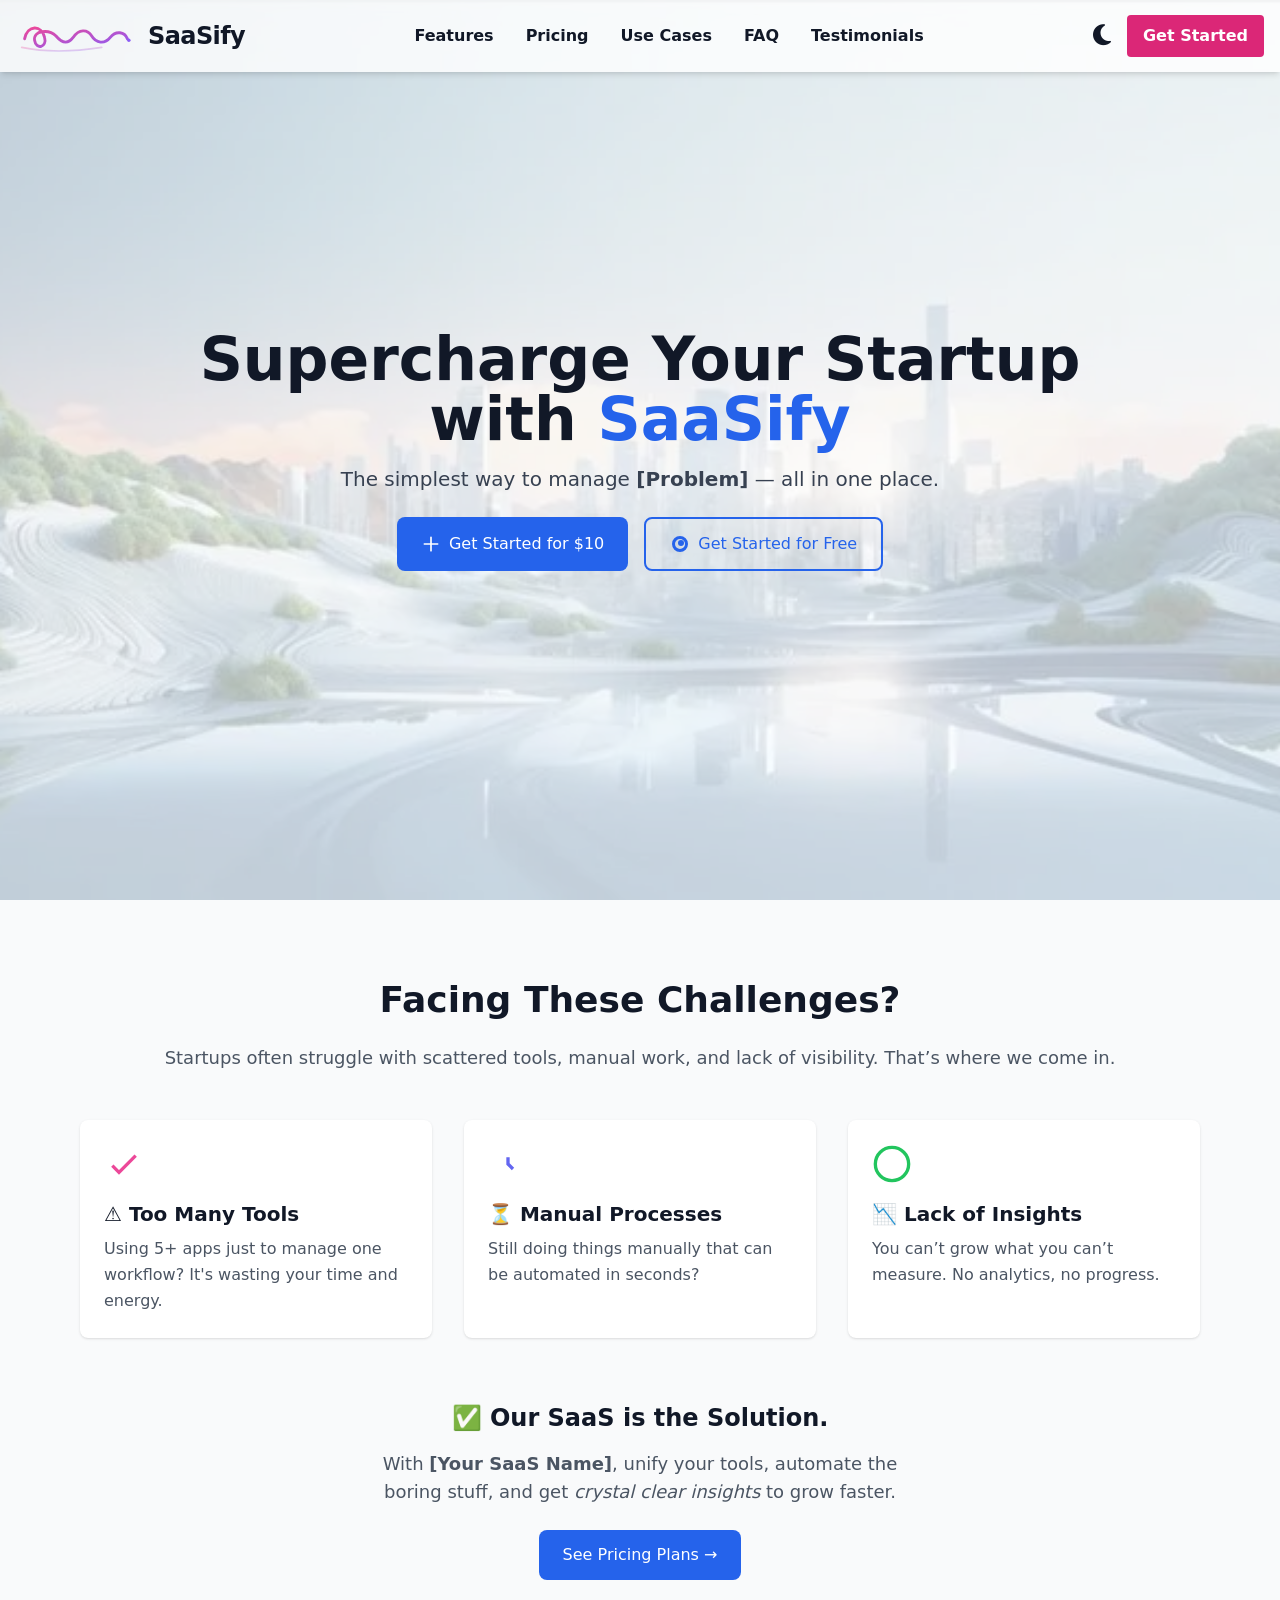
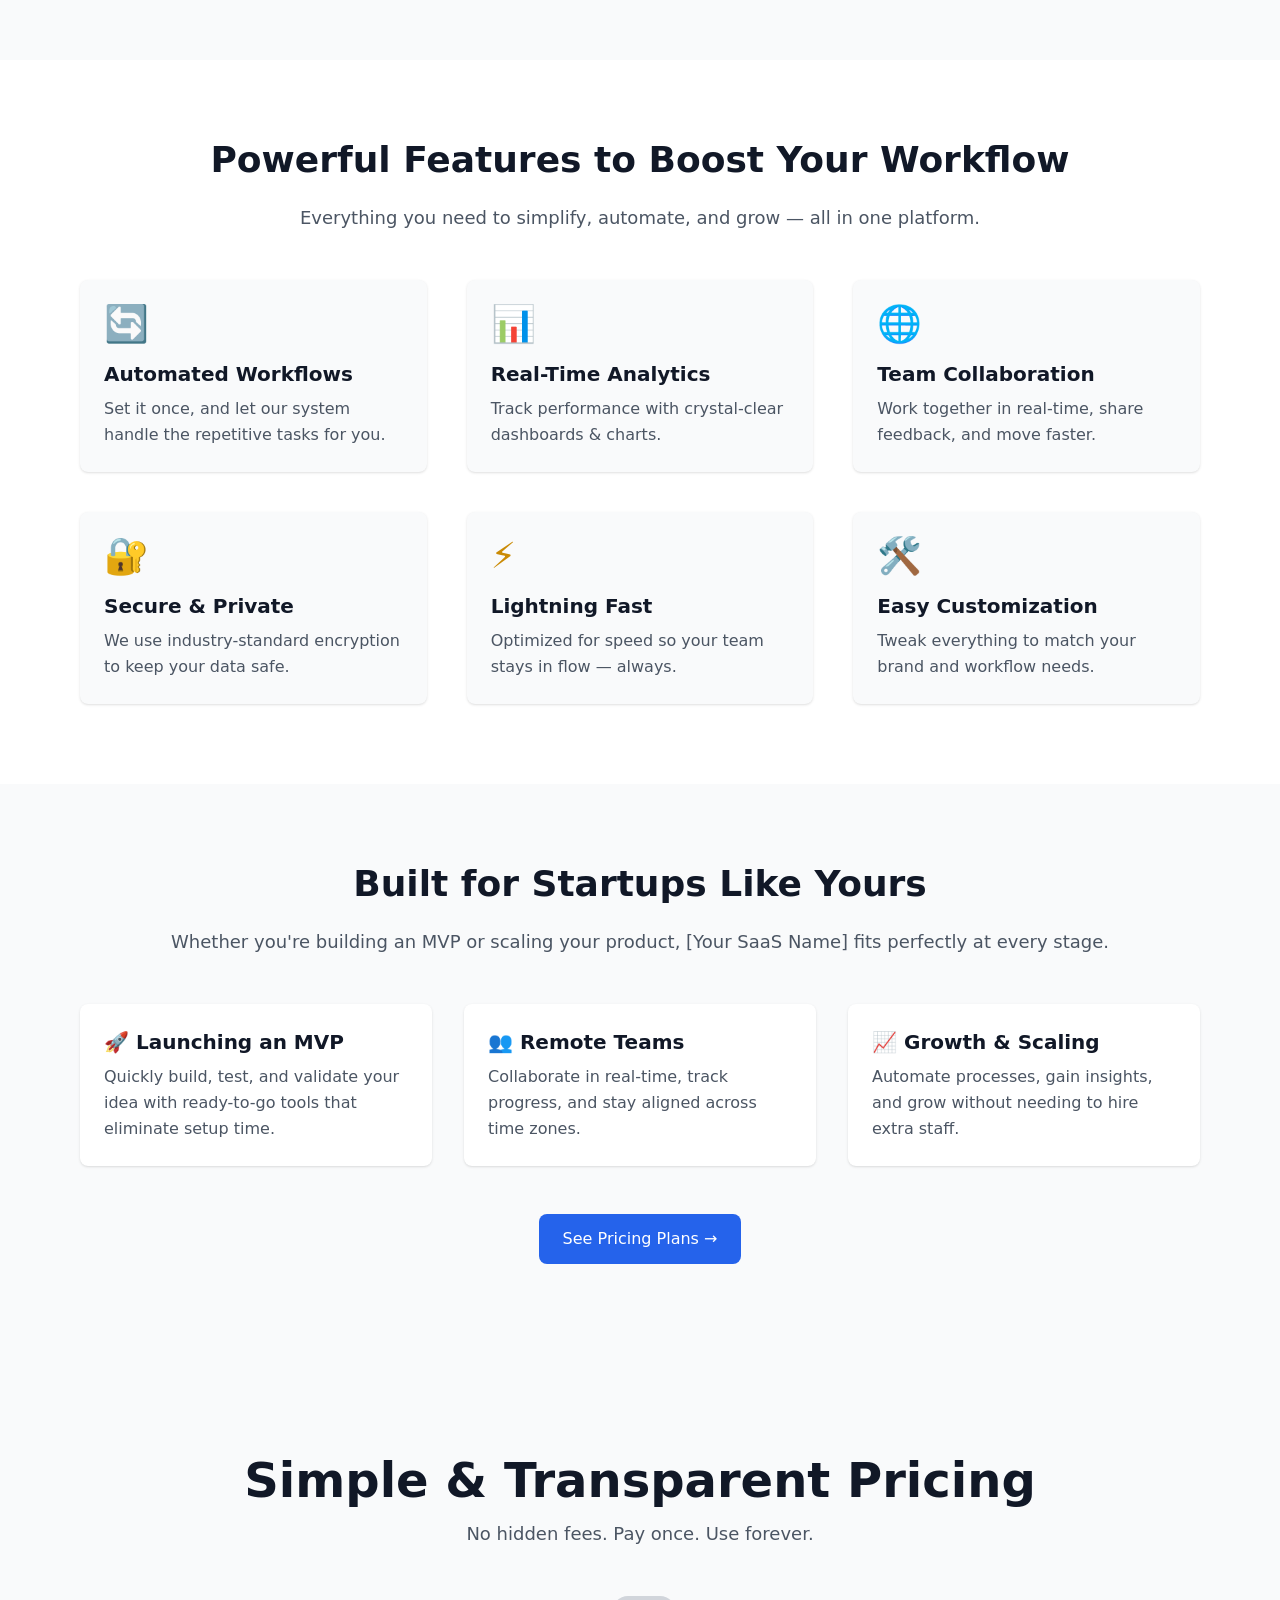
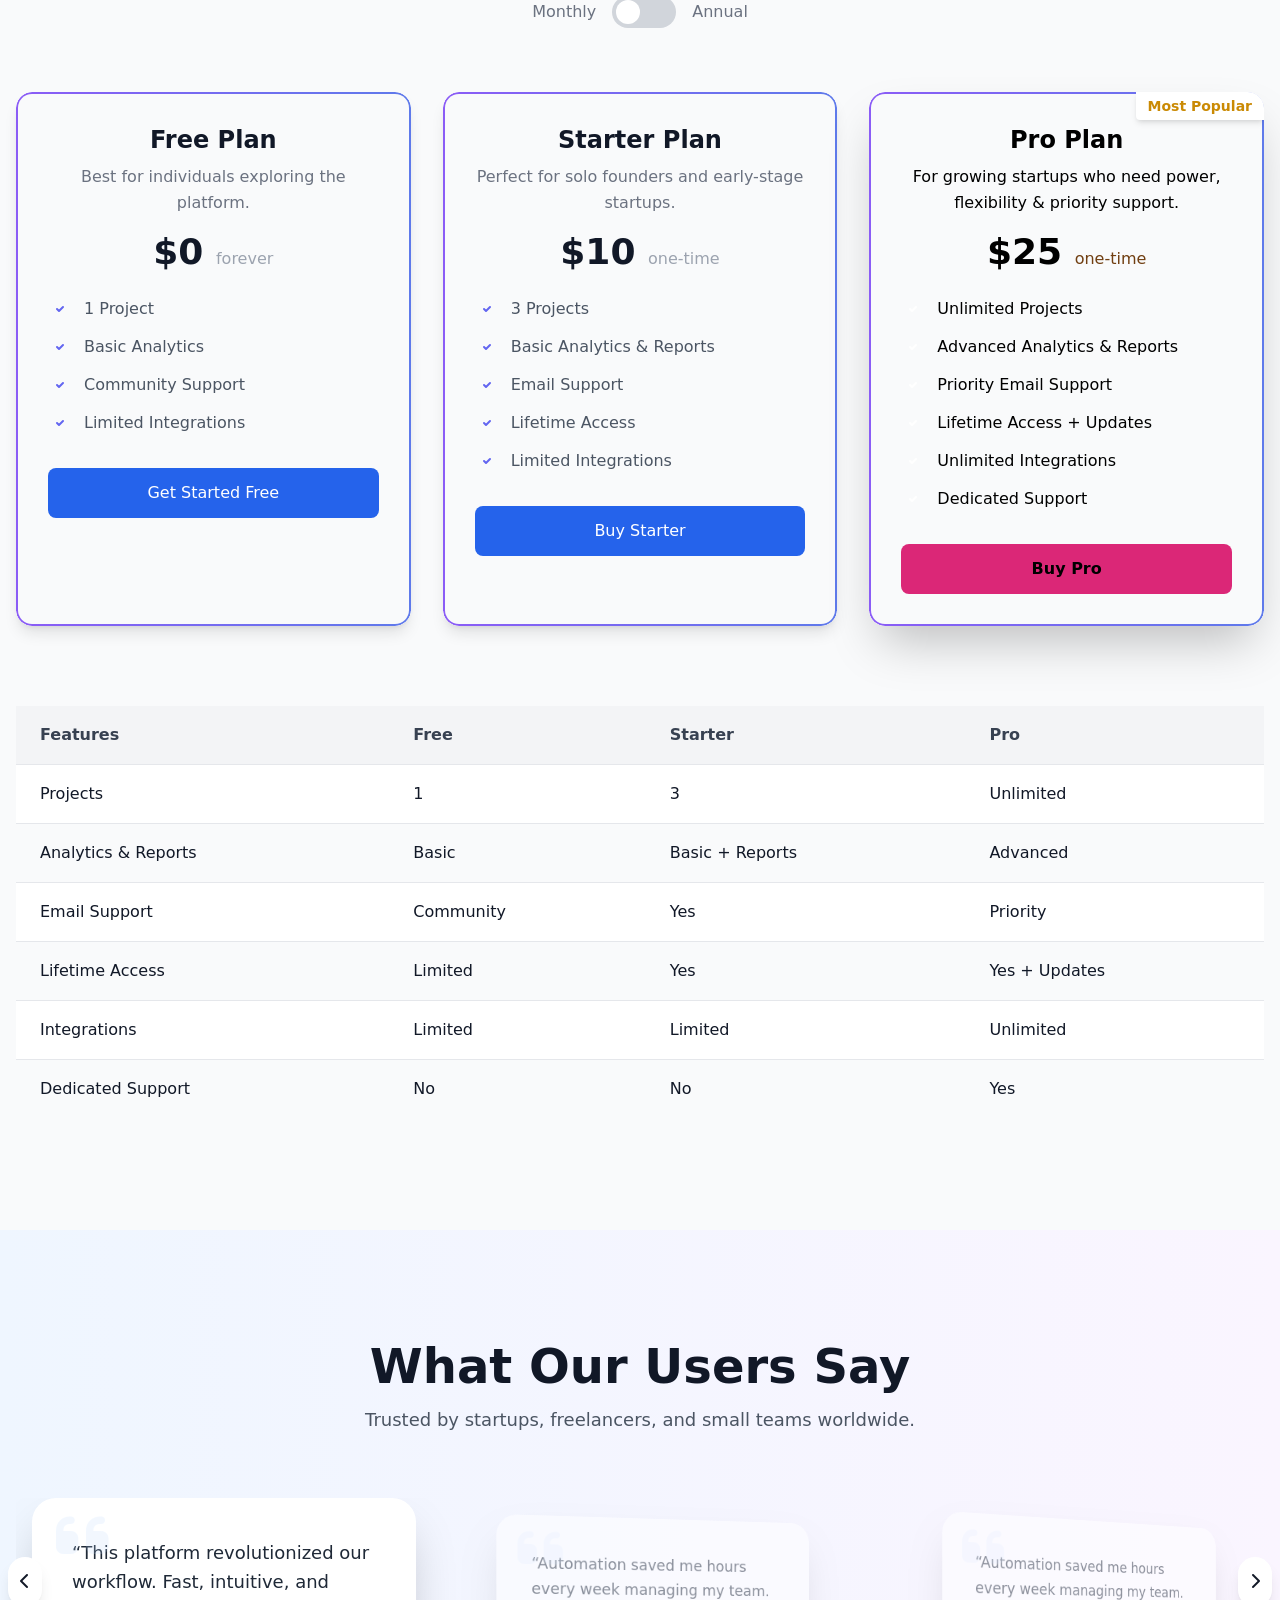
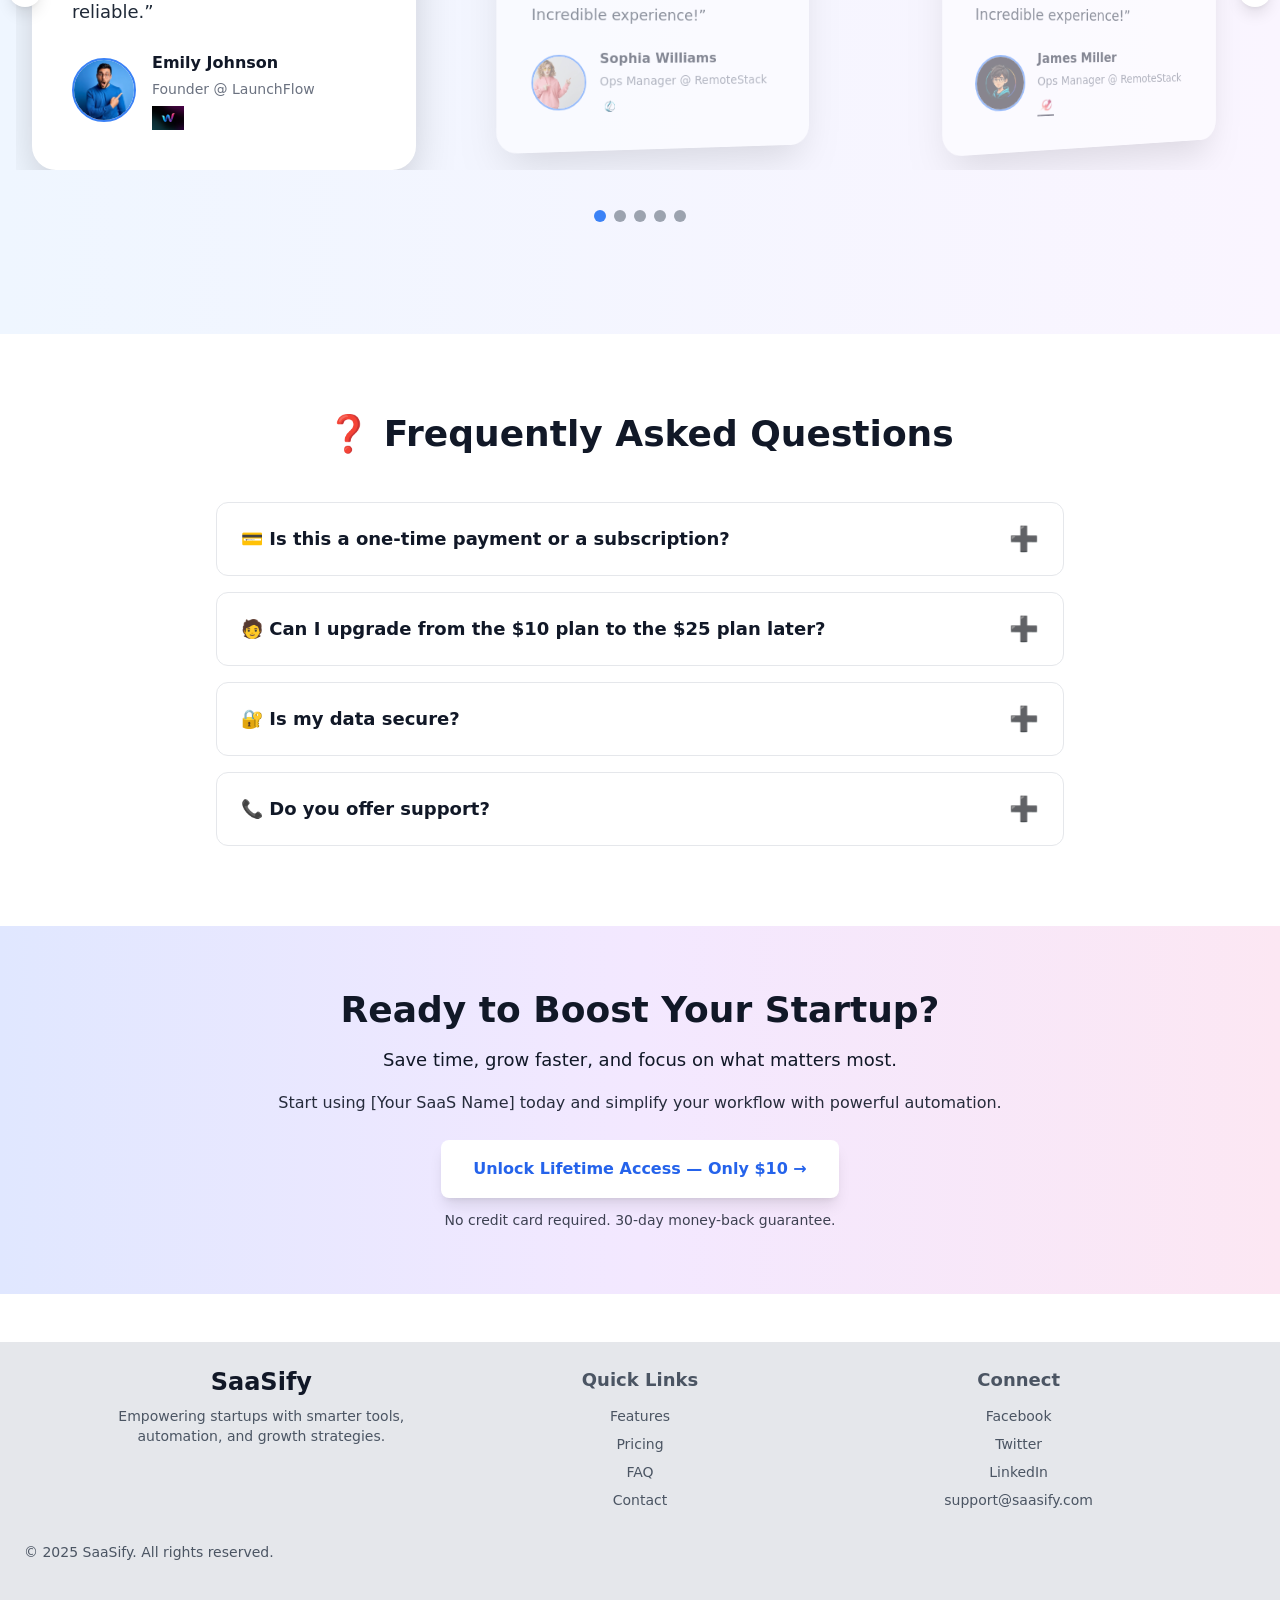
<file: index.html>
<!DOCTYPE html>
<html lang="en">
<head>
    <meta charset="UTF-8">
    <meta name="viewport" content="width=device-width, initial-scale=1.0">
    <title>YourProductName | Affordable SaaS Solutions for Startups</title>
    <meta name="description" content="YourProductName provides seamless cloud software to boost your business productivity. Try it free for 14 days." >
    
    <!-- Open Graph for social sharing -->
    <meta property="og:title" content="YourProductName | Affordable SaaS Solutions for Startups" >
    <meta property="og:description" content="Boost your business productivity with our cloud SaaS platform. Try it free now!" >
    <meta property="og:type" content="website" >
    <meta property="og:url" content="https://yourproductname.com" >
    <meta property="og:image" content="https://yourproductname.com/og-image.jpg" >
  
    <!-- Twitter Card -->
    <meta name="twitter:card" content="summary_large_image" >
    <meta name="twitter:title" content="YourProductName | Affordable SaaS Solutions for Startups" >
    <meta name="twitter:description" content="Boost your business productivity with our cloud SaaS platform. Try it free now!" >
    <meta name="twitter:image" content="https://yourproductname.com/twitter-image.jpg" >
    
    <link rel="stylesheet" href="./css/output.css">
    <link rel="stylesheet" href="https://cdnjs.cloudflare.com/ajax/libs/font-awesome/6.5.1/css/all.min.css" crossorigin="anonymous" referrerpolicy="no-referrer">
       <!-- Pricing Card (Reusable Style) -->
       <style>
        .pricing-card {
          position: relative;
          border-radius: 1rem;
          overflow: hidden;
          background: var(--tw-prose-body);
          transform: scale(1);
          transition: transform 0.3s ease, box-shadow 0.3s ease;
        }
        .pricing-card:hover {
          transform: scale(1.05);
          box-shadow: 0 20px 40px rgba(0, 0, 0, 0.15);
        }
        .pricing-card::before {
          pointer-events: none;
          content: "";
          position: absolute;
          inset: 0;
          padding: 2px;
          border-radius: inherit;
          background: linear-gradient(270deg, #3b82f6, #06b6d4, #8b5cf6);
          background-size: 600% 600%;
          animation: borderGradient 6s ease infinite;
          -webkit-mask: 
            linear-gradient(#fff, #fff) content-box, 
            linear-gradient(#fff, #fff);
          -webkit-mask-composite: xor;
                  mask-composite: exclude;
        }
        @keyframes borderGradient {
          0% { background-position: 0% 50%; }
          50% { background-position: 100% 50%; }
          100% { background-position: 0% 50%; }
        }
         /* Hide scrollbar for all browsers */
         #carousel::-webkit-scrollbar {
          display: none;
        }
        #carousel {
          -ms-overflow-style: none;
          scrollbar-width: none;
        }
      </style>

</head>
<body class="bg-white text-gray-900 dark:bg-gray-900 dark:text-gray-100 font-sans leading-relaxed overflow-x-hidden">
     <!-- Navbar -->
     <nav
     class="w-full px-4 py-3 flex justify-between items-center shadow-md bg-white/80 dark:bg-gray-700/80 backdrop:blur transition duration-300 fixed top-0 left-0 z-50">

     

     <!--logo-->
<a href="#" class="flex items-center gap-3">
<svg width="120" height="48" viewBox="0 0 420 160" fill="none" xmlns="http://www.w3.org/2000/svg">
<defs>
<linearGradient id="sigGradient" x1="0" y1="0" x2="1" y2="1">
<stop offset="0%" stop-color="#ec4899" />
<stop offset="100%" stop-color="#8b5cf6" />
</linearGradient>
</defs>


<path d="M20 120 Q140 145 300 120" stroke="url(#sigGradient)" stroke-width="6" stroke-linecap="round" opacity="0.3"/>


<path d="M30 90
C 40 40, 90 40, 100 85
C 110 120, 70 130, 65 95
C 60 60, 115 55, 140 80
C 165 110, 185 105, 200 85
C 220 55, 250 55, 265 80
C 280 105, 310 110, 330 85
C 350 60, 380 65, 390 90"
stroke="url(#sigGradient)"
stroke-width="10"
stroke-linecap="round"
stroke-linejoin="round"/>


<circle cx="395" cy="95" r="6" fill="#8b5cf6"/>
</svg>


<span class="text-2xl font-semibold tracking-tight">SaaSify</span>
</a>
    



     <!-- <div class="flex items-center gap-2">
         <img src="assets/images/download (36).webp" alt="Logo" class="w-10 h-10 rounded-full border-2 border-pink-500">
         <span class="font-bold text-xl tracking-tight">SaaSify</span>
     </div> -->
     <ul class="hidden md:flex gap-8 font-semibold">
         <li><a href="#features" class="nav-link hover:text-pink-500 transition">Features</a></li>
         <li><a href="#pricing" class="nav-link hover:text-pink-500 transition">Pricing</a></li>
         <li><a href="#use-cases" class="nav-link hover:text-pink-500 transition">Use Cases</a></li>
         <li><a href="#faq" class="nav-link hover:text-pink-500 transition">FAQ</a></li>
         <li><a href="#testimonials" class="nav-link hover:text-pink-500 transition">Testimonials</a></li>
     </ul>
     <div class="flex items-center gap-4">
         <button id="theme-toggle" class="text-2xl focus:outline-none" aria-label="Toggle dark mode">
             <i class="fa-solid fa-moon"></i>
         </button>
         <a href="#pricing" class=" md:inline-block bg-pink-600 font-semibold px-4 py-2 rounded hover:bg-pink-700 transition text-white">
            Get Started
          </a>
         <button class="md:hidden text-2xl" id="mobile-menu-btn" aria-label="open mobile-menu"><i class="fa-solid fa-bars"></i></button>
     </div>
 </nav>
     <!-- Mobile Menu -->
     <div id="mobile-menu"
         class="fixed top-0 right-[-100%] w-64 h-full bg-white dark:bg-gray-900 shadow-lg flex flex-col items-start gap-6 px-6 py-10 text-lg transition-all duration-300 ease-in-out z-50">
         <button id="close-menu" class="absolute top-4 right-4 text-2xl" aria-label="close Menu">
             <i class="fa-solid fa-xmark"></i>
           </button>
         <a href="#features" class="block hover:text-pink-500 transition">Features</a>
         <a href="#pricing" class="block hover:text-pink-500 transition">Pricing</a>
         <a href="#use-cases" class="block hover:text-pink-500 transition">Use Cases</a>
         <a href="#faq" class="block hover:text-pink-500 transition">FAQ</a>
         <a href="#testimonials" class="block hover:text-pink-500 transition">Testimonials</a>
     </div>

     <!-- 🚀 Hero Section Start -->
<header class="relative min-h-screen flex flex-col justify-center items-center text-center px-6 overflow-hidden">
    <!-- Background Images -->
    <img
      src="assets/images/light-bg-image.webp"
      alt="Hero Background Light"
      class="absolute inset-0 w-full h-full object-cover z-0 dark:hidden"
    >
    <img
      src="assets/images/dark-bg-image.webp"
      alt="Hero Background Dark"
      class="absolute inset-0 w-full h-full object-cover z-0 hidden dark:block"
    >
  
    <!-- Overlay for readability -->
    <div class="absolute inset-0 bg-white/70 dark:bg-black/70 z-0"></div>
  
    <!-- Content -->
    <div class="relative z-10 max-w-4xl">
      <h1 class="text-4xl md:text-6xl font-extrabold mb-4 leading-tight text-gray-900 dark:text-white">
        Supercharge Your Startup with <span class="text-blue-600">SaaSify</span>
      </h1>
      <p class="text-lg md:text-xl mb-6 text-gray-700 dark:text-gray-300">
        The simplest way to manage <strong>[Problem]</strong> — all in one place.
      </p>
  
      <!-- CTA Buttons -->
      <div class="flex flex-col sm:flex-row gap-4 justify-center">
        <a href="#pricing" class="inline-flex items-center gap-2 bg-blue-600 text-white px-6 py-3 rounded-lg hover:bg-blue-700 transition">
          <svg xmlns="http://www.w3.org/2000/svg" class="h-5 w-5" fill="none" viewBox="0 0 24 24" stroke="currentColor">
            <path stroke-linecap="round" stroke-linejoin="round" stroke-width="2" d="M12 4v16m8-8H4" />
          </svg>
          Get Started for $10
        </a>
  
        <a href="#features" class="inline-flex items-center gap-2 border-2 border-blue-600 text-blue-600 px-6 py-3 rounded-lg hover:bg-blue-50 dark:hover:bg-gray-800 transition">
          <svg xmlns="http://www.w3.org/2000/svg" class="h-5 w-5" viewBox="0 0 20 20" fill="currentColor">
            <path d="M8 9a3 3 0 116 0 3 3 0 01-6 0z" />
            <path fill-rule="evenodd" d="M2 10a8 8 0 1116 0A8 8 0 012 10zm8-5a5 5 0 100 10A5 5 0 0010 5z" clip-rule="evenodd" />
          </svg>
          Get Started for Free
        </a>
      </div>
    </div>
  </header>
  

      <!-- 🧩 Problem → Solution Section Start -->
      <section class="py-20 bg-gray-50 dark:bg-gray-800">
        <div class="max-w-6xl mx-auto px-4 text-center">
          <h2 class="text-3xl md:text-4xl font-bold mb-6">Facing These Challenges?</h2>
          <p class="text-lg text-gray-600 dark:text-gray-300 mb-12">
            Startups often struggle with scattered tools, manual work, and lack of visibility. That’s where we come in.
          </p>
      
          <div class="grid md:grid-cols-3 gap-8 text-left">
            <!-- Problem 1 -->
            <div class="bg-white dark:bg-gray-900 p-6 rounded-lg shadow hover:shadow-lg transition transform hover:scale-105 duration-300 ease-in-out">
              <div class="mb-4">
                <!-- Icon example -->
                <svg class="w-10 h-10 text-pink-500" fill="none" stroke="currentColor" stroke-width="2" viewBox="0 0 24 24" aria-hidden="true"><path d="M5 13l4 4L19 7" /></svg>
              </div>
              <h3 class="text-xl font-semibold mb-2">⚠️ Too Many Tools</h3>
              <p class="text-gray-600 dark:text-gray-300">Using 5+ apps just to manage one workflow? It's wasting your time and energy.</p>
            </div>
      
            <!-- Problem 2 -->
            <div class="bg-white dark:bg-gray-900 p-6 rounded-lg shadow hover:shadow-lg transition transform hover:scale-105 duration-300 ease-in-out">
              <div class="mb-4">
                <svg class="w-10 h-10 text-indigo-500" fill="none" stroke="currentColor" stroke-width="2" viewBox="0 0 24 24" aria-hidden="true"><path d="M12 8v4l3 3" /></svg>
              </div>
              <h3 class="text-xl font-semibold mb-2">⏳ Manual Processes</h3>
              <p class="text-gray-600 dark:text-gray-300">Still doing things manually that can be automated in seconds?</p>
            </div>
      
            <!-- Problem 3 -->
            <div class="bg-white dark:bg-gray-900 p-6 rounded-lg shadow hover:shadow-lg transition transform hover:scale-105 duration-300 ease-in-out">
              <div class="mb-4">
                <svg class="w-10 h-10 text-green-500" fill="none" stroke="currentColor" stroke-width="2" viewBox="0 0 24 24" aria-hidden="true"><circle cx="12" cy="12" r="10" /></svg>
              </div>
              <h3 class="text-xl font-semibold mb-2">📉 Lack of Insights</h3>
              <p class="text-gray-600 dark:text-gray-300">You can’t grow what you can’t measure. No analytics, no progress.</p>
            </div>
          </div>
      
          <!-- ✅ Solution Summary -->
          <div class="mt-16 max-w-xl mx-auto">
            <h3 class="text-2xl font-bold mb-4">✅ Our SaaS is the Solution.</h3>
            <p class="text-lg text-gray-600 dark:text-gray-300 max-w-2xl mx-auto">
              With <strong>[Your SaaS Name]</strong>, unify your tools, automate the boring stuff, and get <em>crystal clear insights</em> to grow faster.
            </p>
            <a href="#pricing" class="mt-6 inline-block bg-blue-600 text-white px-6 py-3 rounded-lg hover:bg-blue-700 transition">
              See Pricing Plans →
            </a>
          </div>
        </div>
      </section>
  <!-- 🧩 Problem → Solution Section End -->

  <!-- ⚙️ Features Section Start -->
  
<section id="features" class="py-20 bg-white dark:bg-gray-900">
    <div class="max-w-6xl mx-auto px-4 text-center">
      <h2 class="text-3xl md:text-4xl font-bold mb-6">Powerful Features to Boost Your Workflow</h2>
      <p class="text-lg text-gray-600 dark:text-gray-300 mb-12">
        Everything you need to simplify, automate, and grow — all in one platform.
      </p>
  
      <div class="grid gap-10 md:grid-cols-3 text-left">
        
        
        <div class="p-6 rounded-lg bg-gray-50 dark:bg-gray-800 shadow hover:shadow-lg transition">
          <div class="text-blue-600 text-4xl mb-4">
            🔄
          </div>
          <h3 class="text-xl font-semibold mb-2">Automated Workflows</h3>
          <p class="text-gray-600 dark:text-gray-300">Set it once, and let our system handle the repetitive tasks for you.</p>
        </div>
  
        
        <div class="p-6 rounded-lg bg-gray-50 dark:bg-gray-800 shadow hover:shadow-lg transition">
          <div class="text-green-600 text-4xl mb-4">
            📊
          </div>
          <h3 class="text-xl font-semibold mb-2">Real-Time Analytics</h3>
          <p class="text-gray-600 dark:text-gray-300">Track performance with crystal-clear dashboards & charts.</p>
        </div>
  
        
        <div class="p-6 rounded-lg bg-gray-50 dark:bg-gray-800 shadow hover:shadow-lg transition">
          <div class="text-purple-600 text-4xl mb-4">
            🌐
          </div>
          <h3 class="text-xl font-semibold mb-2">Team Collaboration</h3>
          <p class="text-gray-600 dark:text-gray-300">Work together in real-time, share feedback, and move faster.</p>
        </div>
  
        
        <div class="p-6 rounded-lg bg-gray-50 dark:bg-gray-800 shadow hover:shadow-lg transition">
          <div class="text-red-600 text-4xl mb-4">
            🔐
          </div>
          <h3 class="text-xl font-semibold mb-2">Secure & Private</h3>
          <p class="text-gray-600 dark:text-gray-300">We use industry-standard encryption to keep your data safe.</p>
        </div>
  
        
        <div class="p-6 rounded-lg bg-gray-50 dark:bg-gray-800 shadow hover:shadow-lg transition">
          <div class="text-yellow-600 text-4xl mb-4">
            ⚡
          </div>
          <h3 class="text-xl font-semibold mb-2">Lightning Fast</h3>
          <p class="text-gray-600 dark:text-gray-300">Optimized for speed so your team stays in flow — always.</p>
        </div>
  
        
        <div class="p-6 rounded-lg bg-gray-50 dark:bg-gray-800 shadow hover:shadow-lg transition">
          <div class="text-indigo-600 text-4xl mb-4">
            🛠️
          </div>
          <h3 class="text-xl font-semibold mb-2">Easy Customization</h3>
          <p class="text-gray-600 dark:text-gray-300">Tweak everything to match your brand and workflow needs.</p>
        </div>
  
      </div>
    </div>
  </section>
  <!-- ⚙️ Features Section End -->

  <!-- 💼 Use Case Section Start -->
<section id="use-cases" class="py-20 bg-gray-50 dark:bg-gray-800">
    <div class="max-w-6xl mx-auto px-4 text-center">
      <h2 class="text-3xl md:text-4xl font-bold mb-6">Built for Startups Like Yours</h2>
      <p class="text-lg text-gray-600 dark:text-gray-300 mb-12">
        Whether you're building an MVP or scaling your product, [Your SaaS Name] fits perfectly at every stage.
      </p>
  
      <div class="grid md:grid-cols-3 gap-8 text-left">
        
        <!-- Use Case 1 -->
        <div class="bg-white dark:bg-gray-900 p-6 rounded-lg shadow hover:shadow-lg transition">
          <h3 class="text-xl font-semibold mb-2">🚀 Launching an MVP</h3>
          <p class="text-gray-600 dark:text-gray-300">
            Quickly build, test, and validate your idea with ready-to-go tools that eliminate setup time.
          </p>
        </div>
  
        <!-- Use Case 2 -->
        <div class="bg-white dark:bg-gray-900 p-6 rounded-lg shadow hover:shadow-lg transition">
          <h3 class="text-xl font-semibold mb-2">👥 Remote Teams</h3>
          <p class="text-gray-600 dark:text-gray-300">
            Collaborate in real-time, track progress, and stay aligned across time zones.
          </p>
        </div>
  
        <!-- Use Case 3 -->
        <div class="bg-white dark:bg-gray-900 p-6 rounded-lg shadow hover:shadow-lg transition">
          <h3 class="text-xl font-semibold mb-2">📈 Growth & Scaling</h3>
          <p class="text-gray-600 dark:text-gray-300">
            Automate processes, gain insights, and grow without needing to hire extra staff.
          </p>
        </div>
  
      </div>
  
      <!-- CTA under Use Case -->
      <div class="mt-12">
        <a href="#pricing" class="inline-block bg-blue-600 text-white px-6 py-3 rounded-lg hover:bg-blue-700 transition">
          See Pricing Plans →
        </a>
      </div>
    </div>
  </section>
  <!-- 💼 Use Case Section End -->

<!-- 💰 Pricing Section Start -->
<section id="pricing" class="py-28 bg-gray-50 dark:bg-gray-900">
  <div class="max-w-7xl mx-auto px-4 text-center">
    <h2 class="text-4xl md:text-5xl font-extrabold mb-4 text-gray-900 dark:text-white">
      Simple & Transparent Pricing
    </h2>
    <p class="text-lg text-gray-600 dark:text-gray-300 mb-12">
      No hidden fees. Pay once. Use forever.
    </p>

    <!-- Toggle Monthly / Annual -->
    <div class="flex justify-center items-center mb-16">
      <span class="mr-4 text-gray-500 dark:text-gray-300 font-medium">Monthly</span>
      <div class="relative">
        <input type="checkbox" id="pricing-toggle" class="sr-only">
        <label for="pricing-toggle" class="block w-16 h-8 bg-gray-300 dark:bg-gray-700 rounded-full cursor-pointer relative transition-colors">
          <span class="dot absolute left-1 top-1 w-6 h-6 bg-white dark:bg-gray-900 rounded-full transition-transform"></span>
        </label>
      </div>
      <span class="ml-4 text-gray-500 dark:text-gray-300 font-medium">Annual</span>
    </div>

    <!-- Pricing Cards -->
    <div class="grid gap-8 md:grid-cols-3">

      <!-- Free Plan -->
      <div class="pricing-card bg-white dark:bg-gray-800 p-8 rounded-xl shadow-lg hover:shadow-2xl transform hover:-translate-y-2 transition-all animate-on-scroll" data-animate="fade-up">
        <h3 class="text-2xl font-semibold mb-2 text-gray-900 dark:text-white">Free Plan</h3>
        <p class="text-gray-500 dark:text-gray-300 mb-4">Best for individuals exploring the platform.</p>
        <div class="text-4xl font-bold mb-6 text-gray-900 dark:text-white">
          $0 <span class="text-base font-medium text-gray-400 dark:text-gray-400">forever</span>
        </div>
        <ul class="space-y-3 mb-8">
          <li class="flex items-center gap-3 text-gray-600 dark:text-gray-300">
            <svg class="w-6 h-6 text-indigo-500 dark:text-indigo-400" fill="none" stroke="currentColor" stroke-width="2" viewBox="0 0 24 24">
              <path stroke-linecap="round" stroke-linejoin="round" d="M9 12l2 2 4-4"/>
            </svg>
            1 Project
          </li>
          <li class="flex items-center gap-3 text-gray-600 dark:text-gray-300">
            <svg class="w-6 h-6 text-indigo-500 dark:text-indigo-400" fill="none" stroke="currentColor" stroke-width="2" viewBox="0 0 24 24">
              <path stroke-linecap="round" stroke-linejoin="round" d="M9 12l2 2 4-4"/>
            </svg>
            Basic Analytics
          </li>
          <li class="flex items-center gap-3 text-gray-600 dark:text-gray-300">
            <svg class="w-6 h-6 text-indigo-500 dark:text-indigo-400" fill="none" stroke="currentColor" stroke-width="2" viewBox="0 0 24 24">
              <path stroke-linecap="round" stroke-linejoin="round" d="M9 12l2 2 4-4"/>
            </svg>
            Community Support
          </li>
          <li class="flex items-center gap-3 text-gray-600 dark:text-gray-300">
            <svg class="w-6 h-6 text-indigo-500 dark:text-indigo-400" fill="none" stroke="currentColor" stroke-width="2" viewBox="0 0 24 24">
              <path stroke-linecap="round" stroke-linejoin="round" d="M9 12l2 2 4-4"/>
            </svg>
            Limited Integrations
          </li>
        </ul>
        <a href="#" class="block text-center bg-blue-600 text-white py-3 rounded-lg hover:bg-blue-700 transition font-medium">
          Get Started Free
        </a>
      </div>

      <!-- Starter Plan -->
      <div class="pricing-card bg-white dark:bg-gray-800 p-8 rounded-xl shadow-lg hover:shadow-2xl transform hover:-translate-y-2 transition-all animate-on-scroll hover:scale-[1.02]" data-animate="fade-up" data-delay="100">
        <h3 class="text-2xl font-semibold mb-2 text-gray-900 dark:text-white">Starter Plan</h3>
        <p class="text-gray-500 dark:text-gray-300 mb-4">Perfect for solo founders and early-stage startups.</p>
        <div class="text-4xl font-bold mb-6 text-gray-900 dark:text-white">
          <span class="price-monthly">$10</span><span class="price-annual hidden">$100</span>
          <span class="text-base font-medium text-gray-400 dark:text-gray-400">one-time</span>
        </div>
        <ul class="space-y-3 mb-8">
          <li class="flex items-center gap-3 text-gray-600 dark:text-gray-300">
            <svg class="w-6 h-6 text-indigo-500 dark:text-indigo-400" fill="none" stroke="currentColor" stroke-width="2" viewBox="0 0 24 24">
              <path stroke-linecap="round" stroke-linejoin="round" d="M9 12l2 2 4-4"/>
            </svg>
            3 Projects
          </li>
          <li class="flex items-center gap-3 text-gray-600 dark:text-gray-300">
            <svg class="w-6 h-6 text-indigo-500 dark:text-indigo-400" fill="none" stroke="currentColor" stroke-width="2" viewBox="0 0 24 24">
              <path stroke-linecap="round" stroke-linejoin="round" d="M9 12l2 2 4-4"/>
            </svg>
            Basic Analytics & Reports
          </li>
          <li class="flex items-center gap-3 text-gray-600 dark:text-gray-300">
            <svg class="w-6 h-6 text-indigo-500 dark:text-indigo-400" fill="none" stroke="currentColor" stroke-width="2" viewBox="0 0 24 24">
              <path stroke-linecap="round" stroke-linejoin="round" d="M9 12l2 2 4-4"/>
            </svg>
            Email Support
          </li>
          <li class="flex items-center gap-3 text-gray-600 dark:text-gray-300">
            <svg class="w-6 h-6 text-indigo-500 dark:text-indigo-400" fill="none" stroke="currentColor" stroke-width="2" viewBox="0 0 24 24">
              <path stroke-linecap="round" stroke-linejoin="round" d="M9 12l2 2 4-4"/>
            </svg>
            Lifetime Access
          </li>
          <li class="flex items-center gap-3 text-gray-600 dark:text-gray-300">
            <svg class="w-6 h-6 text-indigo-500 dark:text-indigo-400" fill="none" stroke="currentColor" stroke-width="2" viewBox="0 0 24 24">
              <path stroke-linecap="round" stroke-linejoin="round" d="M9 12l2 2 4-4"/>
            </svg>
            Limited Integrations
          </li>
        </ul>
        <a href="#" class="block text-center bg-blue-600 text-white py-3 rounded-lg hover:bg-blue-700 transition font-medium">
          Buy Starter
        </a>
      </div>

      <!-- Pro Plan -->
      <div class="pricing-card relative p-8 rounded-xl shadow-2xl bg-gradient-to-r from-yellow-400 via-orange-400 to-red-400 text-black dark:text-white transform hover:-translate-y-2 hover:scale-[1.03] transition-all animate-on-scroll" data-animate="fade-up" data-delay="200">
        <div class="absolute top-0 right-0 bg-white dark:bg-gray-900 text-yellow-600 font-bold text-sm px-3 py-1 rounded-bl shadow-md">Most Popular</div>
        <h3 class="text-2xl font-semibold mb-2">Pro Plan</h3>
        <p class="mb-4">For growing startups who need power, flexibility & priority support.</p>
        <div class="text-4xl font-bold mb-6">
          <span class="price-monthly">$25</span><span class="price-annual hidden">$250</span>
          <span class="text-base font-medium text-yellow-900 dark:text-yellow-100">one-time</span>
        </div>
        <ul class="space-y-3 mb-8">
          <li class="flex items-center gap-3">
            <svg class="w-6 h-6 text-white dark:text-white" fill="none" stroke="currentColor" stroke-width="2" viewBox="0 0 24 24">
              <path stroke-linecap="round" stroke-linejoin="round" d="M9 12l2 2 4-4"/>
            </svg>
            Unlimited Projects
          </li>
          <li class="flex items-center gap-3">
            <svg class="w-6 h-6 text-white dark:text-white" fill="none" stroke="currentColor" stroke-width="2" viewBox="0 0 24 24">
              <path stroke-linecap="round" stroke-linejoin="round" d="M9 12l2 2 4-4"/>
            </svg>
            Advanced Analytics & Reports
          </li>
          <li class="flex items-center gap-3">
            <svg class="w-6 h-6 text-white dark:text-white" fill="none" stroke="currentColor" stroke-width="2" viewBox="0 0 24 24">
              <path stroke-linecap="round" stroke-linejoin="round" d="M9 12l2 2 4-4"/>
            </svg>
            Priority Email Support
          </li>
          <li class="flex items-center gap-3">
            <svg class="w-6 h-6 text-white dark:text-white" fill="none" stroke="currentColor" stroke-width="2" viewBox="0 0 24 24">
              <path stroke-linecap="round" stroke-linejoin="round" d="M9 12l2 2 4-4"/>
            </svg>
            Lifetime Access + Updates
          </li>
          <li class="flex items-center gap-3">
            <svg class="w-6 h-6 text-white dark:text-white" fill="none" stroke="currentColor" stroke-width="2" viewBox="0 0 24 24">
              <path stroke-linecap="round" stroke-linejoin="round" d="M9 12l2 2 4-4"/>
            </svg>
            Unlimited Integrations
          </li>
          <li class="flex items-center gap-3">
            <svg class="w-6 h-6 text-white dark:text-white" fill="none" stroke="currentColor" stroke-width="2" viewBox="0 0 24 24">
              <path stroke-linecap="round" stroke-linejoin="round" d="M9 12l2 2 4-4"/>
            </svg>
            Dedicated Support
          </li>
        </ul>
        <a href="#" class="block text-center bg-pink-600 py-3 rounded-lg font-semibold hover:bg-gray-100 dark:hover:bg-gray-700 transition">
          Buy Pro
        </a>
      </div>

    </div>

    <!-- Compare Table -->
    <div class="mt-20 overflow-x-auto">
      <table class="min-w-full bg-white dark:bg-gray-800 rounded-xl shadow-md text-left">
        <thead class="bg-gray-100 dark:bg-gray-700">
          <tr>
            <th class="py-4 px-6 text-gray-700 dark:text-gray-200">Features</th>
            <th class="py-4 px-6 text-gray-700 dark:text-gray-200">Free</th>
            <th class="py-4 px-6 text-gray-700 dark:text-gray-200">Starter</th>
            <th class="py-4 px-6 text-gray-700 dark:text-gray-200">Pro</th>
          </tr>
        </thead>
        <tbody>
          <tr class="border-t border-gray-200 dark:border-gray-700">
            <td class="py-4 px-6">Projects</td>
            <td class="py-4 px-6">1</td>
            <td class="py-4 px-6">3</td>
            <td class="py-4 px-6">Unlimited</td>
          </tr>
          <tr class="border-t border-gray-200 dark:border-gray-700 bg-gray-50 dark:bg-gray-700">
            <td class="py-4 px-6">Analytics & Reports</td>
            <td class="py-4 px-6">Basic</td>
            <td class="py-4 px-6">Basic + Reports</td>
            <td class="py-4 px-6">Advanced</td>
          </tr>
          <tr class="border-t border-gray-200 dark:border-gray-700">
            <td class="py-4 px-6">Email Support</td>
            <td class="py-4 px-6">Community</td>
            <td class="py-4 px-6">Yes</td>
            <td class="py-4 px-6">Priority</td>
          </tr>
          <tr class="border-t border-gray-200 dark:border-gray-700 bg-gray-50 dark:bg-gray-700">
            <td class="py-4 px-6">Lifetime Access</td>
            <td class="py-4 px-6">Limited</td>
            <td class="py-4 px-6">Yes</td>
            <td class="py-4 px-6">Yes + Updates</td>
          </tr>
          <tr class="border-t border-gray-200 dark:border-gray-700">
            <td class="py-4 px-6">Integrations</td>
            <td class="py-4 px-6">Limited</td>
            <td class="py-4 px-6">Limited</td>
            <td class="py-4 px-6">Unlimited</td>
          </tr>
          <tr class="border-t border-gray-200 dark:border-gray-700 bg-gray-50 dark:bg-gray-700">
            <td class="py-4 px-6">Dedicated Support</td>
            <td class="py-4 px-6">No</td>
            <td class="py-4 px-6">No</td>
            <td class="py-4 px-6">Yes</td>
          </tr>
        </tbody>
      </table>
    </div>

  </div>
</section>
<!-- 💰 Pricing Section End -->
  


   <!-- 3D Testimonials Section Starts -->
<section id="testimonials" class="py-28 bg-gradient-to-r from-blue-50 to-purple-50 dark:from-gray-800 dark:to-gray-900">
  <div class="max-w-7xl mx-auto px-4 text-center relative">

    <h2 class="text-4xl md:text-5xl font-bold mb-4 text-gray-900 dark:text-white">What Our Users Say</h2>
    <p class="text-lg text-gray-600 dark:text-gray-300 mb-16">
      Trusted by startups, freelancers, and small teams worldwide.
    </p>

    <!-- Carousel Wrapper -->
    <div id="carousel" class="relative flex justify-start items-center overflow-hidden px-4 md:px-0">
      <div class="carousel-track flex transition-transform duration-700 ease-in-out">

        <!-- Testimonial Card 1 -->
        <div class="testimonial-card flex-shrink-0 mx-4 p-10 rounded-3xl shadow-2xl bg-white dark:bg-gray-900 cursor-pointer w-72 md:w-96">
          <div class="text-left mb-6 relative">
            <i class="fas fa-quote-left text-blue-200 text-6xl absolute -top-8 -left-4 opacity-20"></i>
            <p class="text-gray-800 dark:text-gray-200 text-lg leading-relaxed">
              “This platform revolutionized our workflow. Fast, intuitive, and reliable.”
            </p>
          </div>
          <div class="flex items-center mt-6 space-x-4">
            <img src="assets/images/profile-5.webp" alt="User" class="w-16 avatar rounded-full border-2 border-blue-500" >
            <div class="text-left">
              <h4 class="text-md font-semibold text-gray-900 dark:text-white">Emily Johnson</h4>
              <span class="text-sm text-gray-500 dark:text-gray-400">Founder @ LaunchFlow</span>
              <img src="assets/images/Logo%20-%20Weather.webp" alt="Company Logo" class="company-logo mt-1" >
            </div>
          </div>
        </div>

        <!-- Testimonial Card 2 -->
        <div class="testimonial-card flex-shrink-0 mx-4 p-10 rounded-3xl shadow-2xl bg-white dark:bg-gray-900 cursor-pointer w-72 md:w-96">
          <div class="text-left mb-6 relative">
            <i class="fas fa-quote-left text-blue-200 text-6xl absolute -top-8 -left-4 opacity-20"></i>
            <p class="text-gray-800 dark:text-gray-200 text-lg leading-relaxed">
              “Automation saved me hours every week managing my team. Incredible experience!”
            </p>
          </div>
          <div class="flex items-center mt-6 space-x-4">
            <img src="assets/images/profile-2.webp" alt="User" class="w-16 avatar rounded-full border-2 border-blue-500" >
            <div class="text-left">
              <h4 class="text-md font-semibold text-gray-900 dark:text-white">Sophia Williams</h4>
              <span class="text-sm text-gray-500 dark:text-gray-400">Ops Manager @ RemoteStack</span>
              <img src="assets/images/logo-2.webp" alt="Company Logo" class="company-logo mt-1" >
            </div>
          </div>
        </div>
        <!-- Testimonial Card 3 -->
        <div class="testimonial-card flex-shrink-0 mx-4 p-10 rounded-3xl shadow-2xl bg-white dark:bg-gray-900 cursor-pointer w-72 md:w-96">
          <div class="text-left mb-6 relative">
            <i class="fas fa-quote-left text-blue-200 text-6xl absolute -top-8 -left-4 opacity-20"></i>
            <p class="text-gray-800 dark:text-gray-200 text-lg leading-relaxed">
              “Automation saved me hours every week managing my team. Incredible experience!”
            </p>
          </div>
          <div class="flex items-center mt-6 space-x-4">
            <img src="assets/images/profile-3.webp" alt="User" class="w-16 avatar rounded-full border-2 border-blue-500" >
            <div class="text-left">
              <h4 class="text-md font-semibold text-gray-900 dark:text-white">James Miller</h4>
              <span class="text-sm text-gray-500 dark:text-gray-400">Ops Manager @ RemoteStack</span>
              <img src="assets/images/logo-3.webp" alt="Company Logo" class="company-logo mt-1" >
            </div>
          </div>
        </div>

        <!-- Testimonial Card 4 -->
        <div class="testimonial-card flex-shrink-0 mx-4 p-10 rounded-3xl shadow-2xl bg-white dark:bg-gray-900 cursor-pointer w-72 md:w-96">
          <div class="text-left mb-6 relative">
            <i class="fas fa-quote-left text-blue-200 text-6xl absolute -top-8 -left-4 opacity-20"></i>
            <p class="text-gray-800 dark:text-gray-200 text-lg leading-relaxed">
              “$25 for lifetime access? That’s a steal. Replaced 3 tools with this one platform.”
            </p>
          </div>
          <div class="flex items-center mt-6 space-x-4">
            <img src="assets/images/profile-4.webp" alt="User" class="w-16 avatar rounded-full border-2 border-blue-500" >
            <div class="text-left">
              <h4 class="text-md font-semibold text-gray-900 dark:text-white">Olivia Brown</h4>
              <span class="text-sm text-gray-500 dark:text-gray-400">Co-founder @ ScaleHub</span>
              <img src="assets/images/logo-4.webp" alt="Company Logo" class="company-logo mt-1" >
            </div>
          </div>
        </div>
        <!-- Testimonial Card 5 -->
        <div class="testimonial-card flex-shrink-0 mx-4 p-10 rounded-3xl shadow-2xl bg-white dark:bg-gray-900 cursor-pointer w-72 md:w-96">
          <div class="text-left mb-6 relative">
            <i class="fas fa-quote-left text-blue-200 text-6xl absolute -top-8 -left-4 opacity-20"></i>
            <p class="text-gray-800 dark:text-gray-200 text-lg leading-relaxed">
              “$25 for lifetime access? That’s a steal. Replaced 3 tools with this one platform.”
            </p>
          </div>
          <div class="flex items-center mt-6 space-x-4">
            <img src="assets/images/profile-5.webp" alt="User" class="w-16 avatar rounded-full border-2 border-blue-500" >
            <div class="text-left">
              <h4 class="text-md font-semibold text-gray-900 dark:text-white">James Miller</h4>
              <span class="text-sm text-gray-500 dark:text-gray-400">Co-founder @ ScaleHub</span>
              <img src="assets/images/logo-5.webp" alt="Company Logo" class="company-logo mt-1" >
            </div>
          </div>
        </div>
        
      </div>
    </div>

    <!-- Navigation Arrows -->
    <button id="prevBtn" aria-label="Previous testimonial" class="absolute left-2 top-1/2 -translate-y-1/2 bg-white dark:bg-gray-900 rounded-full p-3 shadow-lg hover:bg-gray-100 dark:hover:bg-gray-700 transition z-20">
      <i class="fas fa-chevron-left"></i>
    </button>
    <button id="nextBtn" aria-label="Next testimonial" class="absolute right-2 top-1/2 -translate-y-1/2 bg-white dark:bg-gray-900 rounded-full p-3 shadow-lg hover:bg-gray-100 dark:hover:bg-gray-700 transition z-20">
      <i class="fas fa-chevron-right"></i>
    </button>

    <!-- Pagination Dots -->
    <div id="carousel-dots" class="flex justify-center space-x-2 mt-10"></div>

  </div>
</section>
<!-- 3D Testimonials Section Ends -->



<!-- ✅ FAQ Section Start -->
<section id="faq" class="py-20 bg-white dark:bg-gray-900">
  <div class="max-w-4xl mx-auto px-6">
    <!-- Title -->
    <h2 class="text-3xl md:text-4xl font-bold text-center mb-12">
      ❓ Frequently Asked Questions
    </h2>

    <div class="space-y-4">
      <!-- Item 1 -->
      <div class="border border-gray-200 dark:border-gray-700 rounded-xl overflow-hidden">
        <button class="faq-toggle w-full flex justify-between items-center px-6 py-5 text-left">
          <span class="text-lg font-semibold">💳 Is this a one-time payment or a subscription?</span>
          <span class="faq-icon text-2xl">➕</span>
        </button>
        <div class="faq-content max-h-0 overflow-hidden transition-all duration-500 ease-in-out px-6">
          <p class="pb-4 text-gray-600 dark:text-gray-300">
            It's a one-time payment. Pay once and use the product forever — no monthly fees!
          </p>
        </div>
      </div>

      <!-- Item 2 -->
      <div class="border border-gray-200 dark:border-gray-700 rounded-xl overflow-hidden">
        <button class="faq-toggle w-full flex justify-between items-center px-6 py-5 text-left">
          <span class="text-lg font-semibold">🧑 Can I upgrade from the $10 plan to the $25 plan later?</span>
          <span class="faq-icon text-2xl">➕</span>
        </button>
        <div class="faq-content max-h-0 overflow-hidden transition-all duration-500 ease-in-out px-6">
          <p class="pb-4 text-gray-600 dark:text-gray-300">
            Yes! You can upgrade at any time by just paying the price difference.
          </p>
        </div>
      </div>

      <!-- Item 3 -->
      <div class="border border-gray-200 dark:border-gray-700 rounded-xl overflow-hidden">
        <button class="faq-toggle w-full flex justify-between items-center px-6 py-5 text-left">
          <span class="text-lg font-semibold">🔐 Is my data secure?</span>
          <span class="faq-icon text-2xl">➕</span>
        </button>
        <div class="faq-content max-h-0 overflow-hidden transition-all duration-500 ease-in-out px-6">
          <p class="pb-4 text-gray-600 dark:text-gray-300">
            Absolutely. We use end-to-end encryption and follow industry best practices to keep your data safe.
          </p>
        </div>
      </div>

      <!-- Item 4 -->
      <div class="border border-gray-200 dark:border-gray-700 rounded-xl overflow-hidden">
        <button class="faq-toggle w-full flex justify-between items-center px-6 py-5 text-left">
          <span class="text-lg font-semibold">📞 Do you offer support?</span>
          <span class="faq-icon text-2xl">➕</span>
        </button>
        <div class="faq-content max-h-0 overflow-hidden transition-all duration-500 ease-in-out px-6">
          <p class="pb-4 text-gray-600 dark:text-gray-300">
            Yes, we offer email support for all users. Pro users get priority support within 24 hours.
          </p>
        </div>
      </div>
    </div>
  </div>
</section>
<!-- ✅ FAQ Section End -->


  
  <!-- 🚀 Final CTA Banner Section Start -->
  <section id="#" class="py-16   bg-gradient-to-r from-indigo-100 via-purple-100 to-pink-100 text-gray-900 
  dark:bg-gradient-to-r dark:from-gray-800 dark:via-gray-900 dark:to-black dark:text-gray-100">
    <div class="max-w-6xl mx-auto px-6 text-center">
      <h2 class="text-3xl md:text-4xl font-bold mb-4">Ready to Boost Your Startup?</h2>
      <p class="text-lg mb-4">Save time, grow faster, and focus on what matters most.</p>
      <p class="mb-6 opacity-90">Start using [Your SaaS Name] today and simplify your workflow with powerful automation.</p>
      <a href="#pricing"
         class="cursor-pointer inline-block bg-white text-blue-600 font-semibold px-8 py-4 rounded-lg shadow-lg hover:shadow-xl hover:bg-gray-100 transition">
        Unlock Lifetime Access — Only $10 →
      </a>
      <p class="mt-3 text-sm opacity-80">No credit card required. 30-day money-back guarantee.</p>
    </div>
  </section>
  
  <!-- 🚀 Final CTA Banner Section End -->
  
  
  
     <footer class="bg-gray-200 dark:bg-gray-800 text-center text-sm text-gray-600 dark:text-gray-400 py-6 mt-12">  
        <div class="max-w-6xl mx-auto px-6 grid grid-cols-1 md:grid-cols-3 gap-8">
    
            <!-- Brand Info -->
            <div>
              <h3 class="text-2xl font-bold text-gray-900 dark:text-white mb-2">SaaSify</h3>
              <p class="text-sm">Empowering startups with smarter tools, automation, and growth strategies.</p>
            </div>
        
            <!-- Useful Links -->
            <div>
              <h4 class="text-lg font-semibold mb-3">Quick Links</h4>
              <ul class="space-y-2">
                <li><a href="#features" class="hover:underline">Features</a></li>
                <li><a href="#pricing" class="hover:underline">Pricing</a></li>
                <li><a href="#faq" class="hover:underline">FAQ</a></li>
                <li><a href="#contact" class="hover:underline">Contact</a></li>
              </ul>
            </div>
        
            <!-- Social Media & Contact -->
            <div>
              <h4 class="text-lg font-semibold mb-3">Connect</h4>
              <ul class="space-y-2">
                <li><a href="#" class="hover:underline">Facebook</a></li>
                <li><a href="#" class="hover:underline">Twitter</a></li>
                <li><a href="#" class="hover:underline">LinkedIn</a></li>
                <li><a href="mailto:support@saasify.com" class="hover:underline">support@saasify.com</a></li>
              </ul>
            </div>
        
          </div>
        
        <div class="text-center md:text-left p-6">
            <p id="live-time" class="mb-2 text-xs text-gray-500 dark:text-gray-400"></p>
        <p>&copy; <span id="current-year"></span> 2025 SaaSify. All rights reserved.</p>
        </div>
      </footer>


      <script>
        
    document.addEventListener("DOMContentLoaded", () => {
  const track = document.querySelector(".carousel-track");
  const cards = Array.from(track.children);
  const prevBtn = document.getElementById("prevBtn");
  const nextBtn = document.getElementById("nextBtn");
  const dotsContainer = document.getElementById("carousel-dots");

  let currentIndex = 0;
  let isDragging = false;
  let startX = 0;

  // Create Dots
  cards.forEach((_, index) => {
    const dot = document.createElement("button");
    dot.classList.add("w-3","h-3","rounded-full","bg-gray-400","dark:bg-gray-600","focus:outline-none","transition");
    if(index===0) dot.classList.add("bg-blue-500");
    dotsContainer.appendChild(dot);
    dot.addEventListener("click", () => {
      currentIndex = index;
      updateCarousel();
    });
  });

  const dots = Array.from(dotsContainer.children);

  function updateCarousel() {
    const cardWidth = cards[0].offsetWidth + 32;
    const offset = -currentIndex * cardWidth; // left-aligned active card
    track.style.transform = `translateX(${offset}px)`;

    // 3D rotation effect
    cards.forEach((card, index) => {
      const diff = index - currentIndex;
      card.style.transform = `
        perspective(1000px)
        rotateY(${diff * 15}deg)
        translateX(${diff * 20}px)
        scale(${index===currentIndex ? 1 : 0.85})
      `;
      card.style.opacity = index===currentIndex ? 1 : 0.5;
      card.style.zIndex = index===currentIndex ? 10 : 1;
    });

    // Update Dots
    dots.forEach((dot,index)=>{
      dot.classList.remove("bg-blue-500");
      dot.classList.add("bg-gray-400","dark:bg-gray-600");
      if(index===currentIndex){
        dot.classList.remove("bg-gray-400","dark:bg-gray-600");
        dot.classList.add("bg-blue-500");
      }
    });
  }

  // Next / Prev Buttons
  nextBtn.addEventListener("click", () => {
    currentIndex = (currentIndex+1)%cards.length;
    updateCarousel();
  });

  prevBtn.addEventListener("click", () => {
    currentIndex = (currentIndex-1+cards.length)%cards.length;
    updateCarousel();
  });

  // Auto Slide
  setInterval(() => {
    currentIndex = (currentIndex+1)%cards.length;
    updateCarousel();
  }, 5000);

  // Swipe/Drag Support
  track.addEventListener("pointerdown", e => {
    isDragging = true;
    startX = e.clientX;
    track.style.transition = "none";
  });

  track.addEventListener("pointermove", e => {
    if(!isDragging) return;
    const diff = e.clientX - startX;
    track.style.transform = `translateX(${-currentIndex*(cards[0].offsetWidth+32)+diff}px)`;
  });

  track.addEventListener("pointerup", e => {
    isDragging = false;
    const diff = e.clientX - startX;
    if(diff > 50) currentIndex = (currentIndex-1+cards.length)%cards.length;
    if(diff < -50) currentIndex = (currentIndex+1)%cards.length;
    track.style.transition = "transform 0.7s ease-in-out";
    updateCarousel();
  });

  track.addEventListener("pointerleave", () => {
    if(isDragging){
      isDragging = false;
      track.style.transition = "transform 0.7s ease-in-out";
      updateCarousel();
    }
  });

  // Initialize
  updateCarousel();
});
      </script>


<!-- ✅ JavaScript -->
<script>
  document.querySelectorAll(".faq-toggle").forEach((btn) => {
    btn.addEventListener("click", () => {
      const content = btn.nextElementSibling;
      const icon = btn.querySelector(".faq-icon");

      if (content.style.maxHeight) {
        // Close
        content.style.maxHeight = null;
        icon.textContent = "➕";
      } else {
        // Open
        content.style.maxHeight = content.scrollHeight + "px";
        icon.textContent = "➖";
      }
    });
  });
</script>
    

<script>
  // Toggle script
  const toggle = document.getElementById('pricing-toggle');
  toggle.addEventListener('change', () => {
    document.querySelectorAll('.price-monthly').forEach(el => el.classList.toggle('hidden'));
    document.querySelectorAll('.price-annual').forEach(el => el.classList.toggle('hidden'));
    document.querySelector('.dot').classList.toggle('translate-x-8');
  });

  // Scroll animation
  const observer = new IntersectionObserver((entries) => {
    entries.forEach(entry => {
      if(entry.isIntersecting){
        entry.target.classList.add('opacity-100','translate-y-0');
      }
    });
  }, { threshold: 0.1 });

  document.querySelectorAll('.animate-on-scroll').forEach(el => {
    el.classList.add('opacity-0','translate-y-8','transition','duration-700','ease-out');
    observer.observe(el);
  });
</script>


     <script src="./js/script.js"></script>
</body>
</html>
</file>
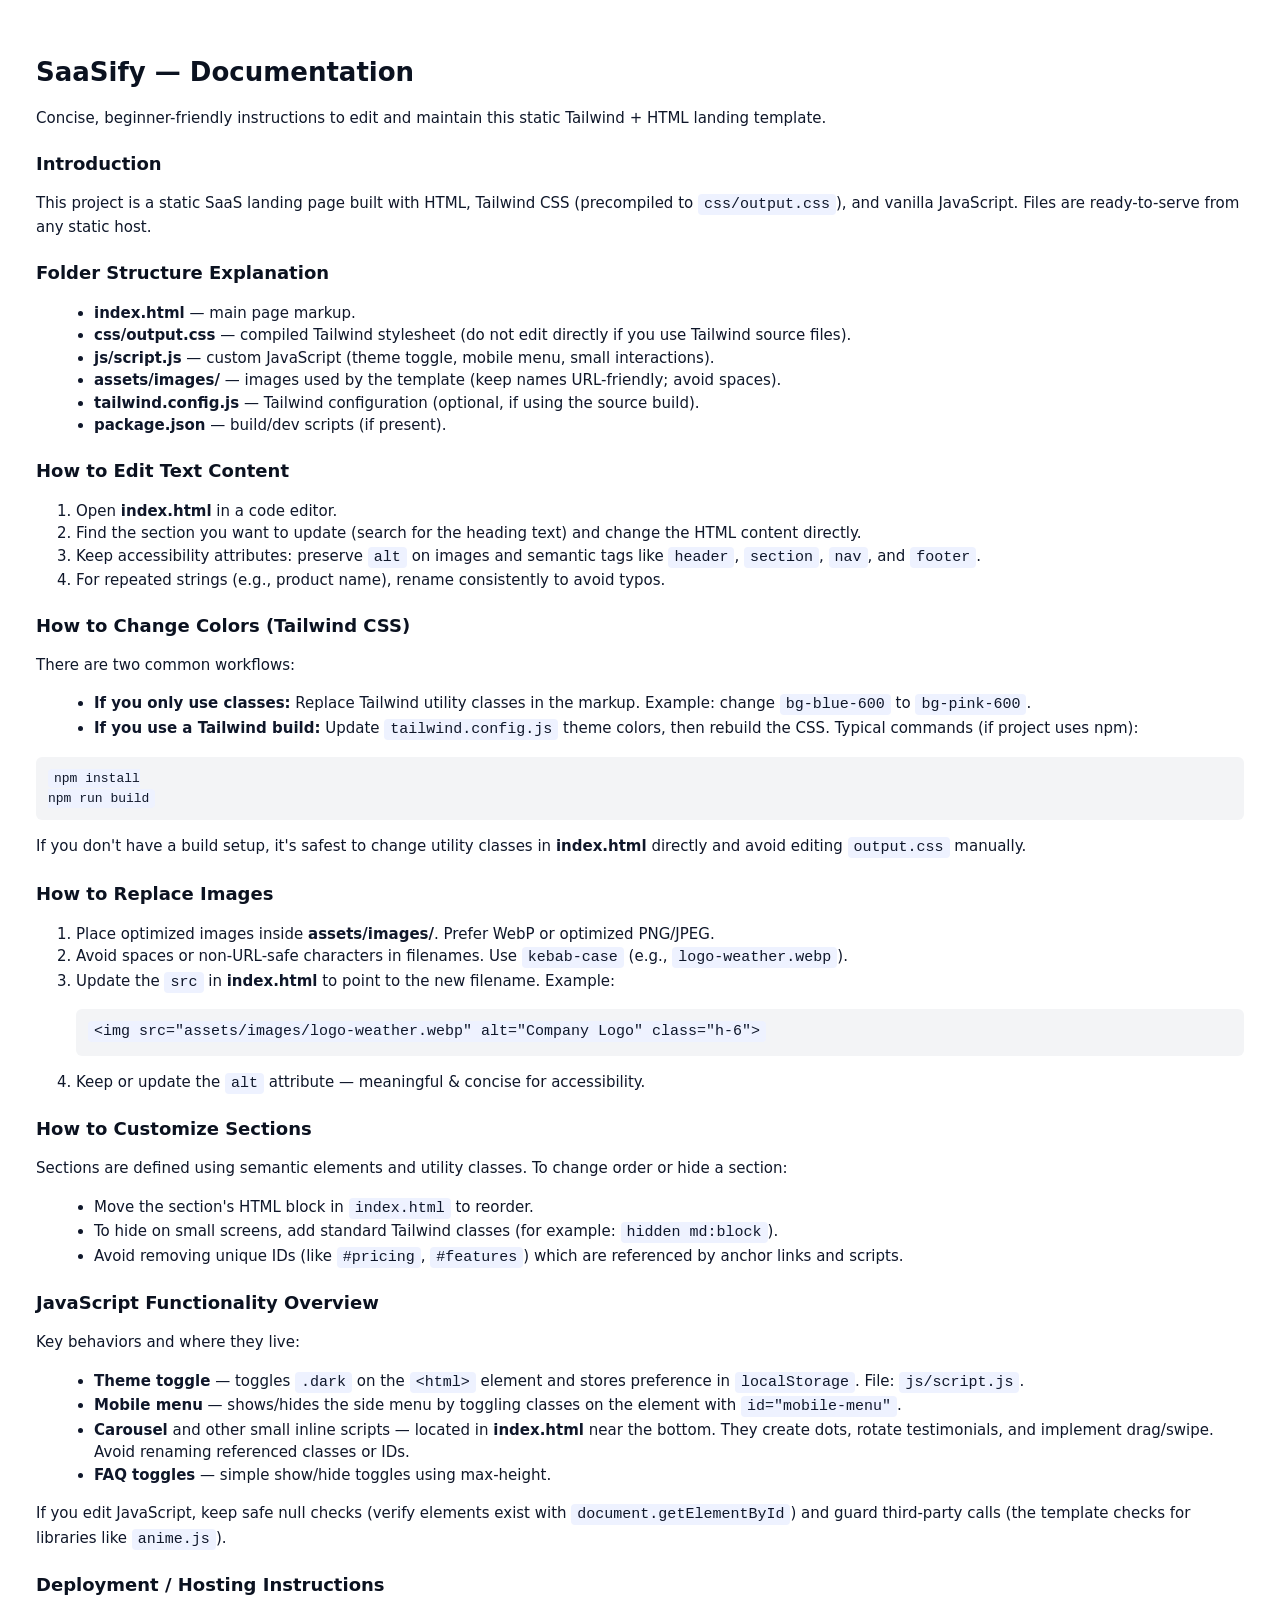
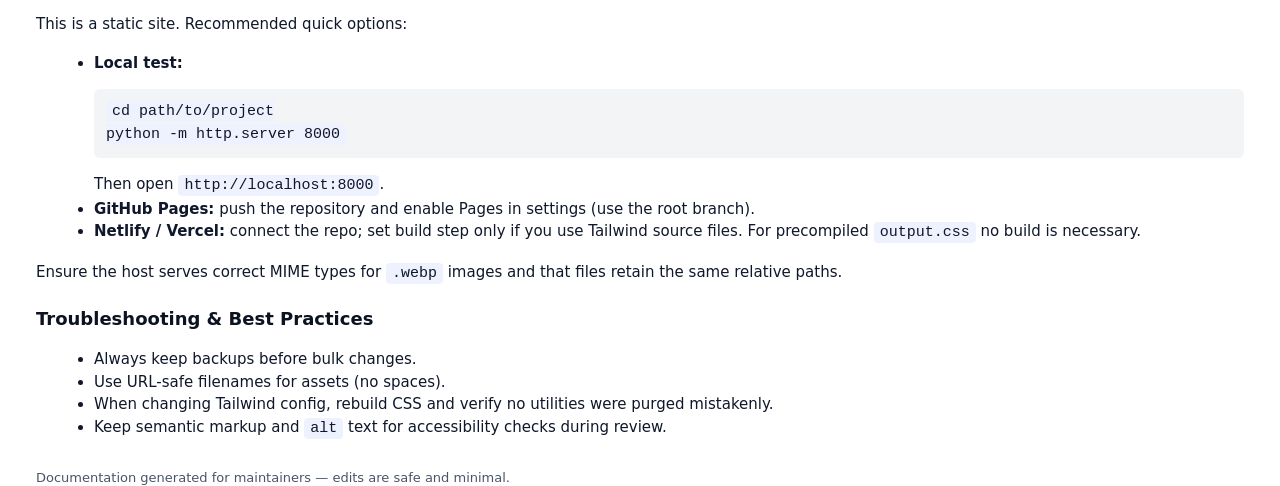
<file: documentation.html>
<!doctype html>
<html lang="en">
<head>
  <meta charset="utf-8">
  <meta name="viewport" content="width=device-width,initial-scale=1">
  <title>Project Documentation — SaaSify</title>
  <style>
    body{font-family:system-ui,-apple-system,Segoe UI,Roboto,'Helvetica Neue',Arial;padding:28px;line-height:1.5;color:#0f172a}
    h1,h2{color:#0b1220}
    h1{font-size:26px;margin-bottom:8px}
    h2{font-size:18px;margin-top:20px}
    p,li{font-size:15px}
    pre{background:#f3f4f6;padding:12px;border-radius:6px;overflow:auto}
    ul{margin-left:18px}
    code{background:#eef2ff;padding:2px 6px;border-radius:4px}
  </style>
</head>
<body>
  <h1>SaaSify — Documentation</h1>
  <p>Concise, beginner-friendly instructions to edit and maintain this static Tailwind + HTML landing template.</p>

  <h2>Introduction</h2>
  <p>This project is a static SaaS landing page built with HTML, Tailwind CSS (precompiled to <code>css/output.css</code>), and vanilla JavaScript. Files are ready-to-serve from any static host.</p>

  <h2>Folder Structure Explanation</h2>
  <ul>
    <li><strong>index.html</strong> — main page markup.</li>
    <li><strong>css/output.css</strong> — compiled Tailwind stylesheet (do not edit directly if you use Tailwind source files).</li>
    <li><strong>js/script.js</strong> — custom JavaScript (theme toggle, mobile menu, small interactions).</li>
    <li><strong>assets/images/</strong> — images used by the template (keep names URL-friendly; avoid spaces).</li>
    <li><strong>tailwind.config.js</strong> — Tailwind configuration (optional, if using the source build).</li>
    <li><strong>package.json</strong> — build/dev scripts (if present).</li>
  </ul>

  <h2>How to Edit Text Content</h2>
  <ol>
    <li>Open <strong>index.html</strong> in a code editor.</li>
    <li>Find the section you want to update (search for the heading text) and change the HTML content directly.</li>
    <li>Keep accessibility attributes: preserve <code>alt</code> on images and semantic tags like <code>header</code>, <code>section</code>, <code>nav</code>, and <code>footer</code>.</li>
    <li>For repeated strings (e.g., product name), rename consistently to avoid typos.</li>
  </ol>

  <h2>How to Change Colors (Tailwind CSS)</h2>
  <p>There are two common workflows:</p>
  <ul>
    <li><strong>If you only use classes:</strong> Replace Tailwind utility classes in the markup. Example: change <code>bg-blue-600</code> to <code>bg-pink-600</code>.</li>
    <li><strong>If you use a Tailwind build:</strong> Update <code>tailwind.config.js</code> theme colors, then rebuild the CSS. Typical commands (if project uses npm):</li>
  </ul>
  <pre><code>npm install
npm run build</code></pre>
  <p>If you don't have a build setup, it's safest to change utility classes in <strong>index.html</strong> directly and avoid editing <code>output.css</code> manually.</p>

  <h2>How to Replace Images</h2>
  <ol>
    <li>Place optimized images inside <strong>assets/images/</strong>. Prefer WebP or optimized PNG/JPEG.</li>
    <li>Avoid spaces or non-URL-safe characters in filenames. Use <code>kebab-case</code> (e.g., <code>logo-weather.webp</code>).</li>
    <li>Update the <code>src</code> in <strong>index.html</strong> to point to the new filename. Example:
      <pre><code>&lt;img src="assets/images/logo-weather.webp" alt="Company Logo" class="h-6"&gt;</code></pre>
    </li>
    <li>Keep or update the <code>alt</code> attribute — meaningful & concise for accessibility.</li>
  </ol>

  <h2>How to Customize Sections</h2>
  <p>Sections are defined using semantic elements and utility classes. To change order or hide a section:</p>
  <ul>
    <li>Move the section's HTML block in <code>index.html</code> to reorder.</li>
    <li>To hide on small screens, add standard Tailwind classes (for example: <code>hidden md:block</code>).</li>
    <li>Avoid removing unique IDs (like <code>#pricing</code>, <code>#features</code>) which are referenced by anchor links and scripts.</li>
  </ul>

  <h2>JavaScript Functionality Overview</h2>
  <p>Key behaviors and where they live:</p>
  <ul>
    <li><strong>Theme toggle</strong> — toggles <code>.dark</code> on the <code>&lt;html&gt;</code> element and stores preference in <code>localStorage</code>. File: <code>js/script.js</code>.</li>
    <li><strong>Mobile menu</strong> — shows/hides the side menu by toggling classes on the element with <code>id="mobile-menu"</code>.</li>
    <li><strong>Carousel</strong> and other small inline scripts — located in <strong>index.html</strong> near the bottom. They create dots, rotate testimonials, and implement drag/swipe. Avoid renaming referenced classes or IDs.</li>
    <li><strong>FAQ toggles</strong> — simple show/hide toggles using max-height.</li>
  </ul>
  <p>If you edit JavaScript, keep safe null checks (verify elements exist with <code>document.getElementById</code>) and guard third-party calls (the template checks for libraries like <code>anime.js</code>).</p>

  <h2>Deployment / Hosting Instructions</h2>
  <p>This is a static site. Recommended quick options:</p>
  <ul>
    <li><strong>Local test:</strong>
      <pre><code>cd path/to/project
python -m http.server 8000</code></pre>
      Then open <code>http://localhost:8000</code>.</li>
    <li><strong>GitHub Pages:</strong> push the repository and enable Pages in settings (use the root branch).</li>
    <li><strong>Netlify / Vercel:</strong> connect the repo; set build step only if you use Tailwind source files. For precompiled <code>output.css</code> no build is necessary.</li>
  </ul>
  <p>Ensure the host serves correct MIME types for <code>.webp</code> images and that files retain the same relative paths.</p>

  <h2>Troubleshooting & Best Practices</h2>
  <ul>
    <li>Always keep backups before bulk changes.</li>
    <li>Use URL-safe filenames for assets (no spaces).</li>
    <li>When changing Tailwind config, rebuild CSS and verify no utilities were purged mistakenly.</li>
    <li>Keep semantic markup and <code>alt</code> text for accessibility checks during review.</li>
  </ul>

  <footer style="margin-top:28px;font-size:13px;color:#475569">Documentation generated for maintainers — edits are safe and minimal.</footer>
</body>
</html>
</file>
<file: css/output.css>
/* ========== Custom responsive image helpers ========== */
/* Preserve intrinsic aspect ratio and avoid stretching on small screens */
img{max-width:100%;height:auto}
.avatar{width:4rem;height:auto;aspect-ratio:1/1;object-fit:cover}
.company-logo{height:auto;max-height:1.5rem;width:auto}
/* Safeguard: ensure object-cover images don't stretch when their containers have explicit heights */
.object-cover{width:100%;height:auto;max-height:100%;object-fit:cover}
*,:after,:before{--tw-border-spacing-x:0;--tw-border-spacing-y:0;--tw-translate-x:0;--tw-translate-y:0;--tw-rotate:0;--tw-skew-x:0;--tw-skew-y:0;--tw-scale-x:1;--tw-scale-y:1;--tw-pan-x: ;--tw-pan-y: ;--tw-pinch-zoom: ;--tw-scroll-snap-strictness:proximity;--tw-gradient-from-position: ;--tw-gradient-via-position: ;--tw-gradient-to-position: ;--tw-ordinal: ;--tw-slashed-zero: ;--tw-numeric-figure: ;--tw-numeric-spacing: ;--tw-numeric-fraction: ;--tw-ring-inset: ;--tw-ring-offset-width:0px;--tw-ring-offset-color:#fff;--tw-ring-color:rgba(59,130,246,.5);--tw-ring-offset-shadow:0 0 #0000;--tw-ring-shadow:0 0 #0000;--tw-shadow:0 0 #0000;--tw-shadow-colored:0 0 #0000;--tw-blur: ;--tw-brightness: ;--tw-contrast: ;--tw-grayscale: ;--tw-hue-rotate: ;--tw-invert: ;--tw-saturate: ;--tw-sepia: ;--tw-drop-shadow: ;--tw-backdrop-blur: ;--tw-backdrop-brightness: ;--tw-backdrop-contrast: ;--tw-backdrop-grayscale: ;--tw-backdrop-hue-rotate: ;--tw-backdrop-invert: ;--tw-backdrop-opacity: ;--tw-backdrop-saturate: ;--tw-backdrop-sepia: ;--tw-contain-size: ;--tw-contain-layout: ;--tw-contain-paint: ;--tw-contain-style: }::backdrop{--tw-border-spacing-x:0;--tw-border-spacing-y:0;--tw-translate-x:0;--tw-translate-y:0;--tw-rotate:0;--tw-skew-x:0;--tw-skew-y:0;--tw-scale-x:1;--tw-scale-y:1;--tw-pan-x: ;--tw-pan-y: ;--tw-pinch-zoom: ;--tw-scroll-snap-strictness:proximity;--tw-gradient-from-position: ;--tw-gradient-via-position: ;--tw-gradient-to-position: ;--tw-ordinal: ;--tw-slashed-zero: ;--tw-numeric-figure: ;--tw-numeric-spacing: ;--tw-numeric-fraction: ;--tw-ring-inset: ;--tw-ring-offset-width:0px;--tw-ring-offset-color:#fff;--tw-ring-color:rgba(59,130,246,.5);--tw-ring-offset-shadow:0 0 #0000;--tw-ring-shadow:0 0 #0000;--tw-shadow:0 0 #0000;--tw-shadow-colored:0 0 #0000;--tw-blur: ;--tw-brightness: ;--tw-contrast: ;--tw-grayscale: ;--tw-hue-rotate: ;--tw-invert: ;--tw-saturate: ;--tw-sepia: ;--tw-drop-shadow: ;--tw-backdrop-blur: ;--tw-backdrop-brightness: ;--tw-backdrop-contrast: ;--tw-backdrop-grayscale: ;--tw-backdrop-hue-rotate: ;--tw-backdrop-invert: ;--tw-backdrop-opacity: ;--tw-backdrop-saturate: ;--tw-backdrop-sepia: ;--tw-contain-size: ;--tw-contain-layout: ;--tw-contain-paint: ;--tw-contain-style: }/*! tailwindcss v3.4.17 | MIT License | https://tailwindcss.com*/*,:after,:before{box-sizing:border-box;border:0 solid #e5e7eb}:after,:before{--tw-content:""}:host,html{line-height:1.5;-webkit-text-size-adjust:100%;-moz-tab-size:4;-o-tab-size:4;tab-size:4;font-family:ui-sans-serif,system-ui,sans-serif,Apple Color Emoji,Segoe UI Emoji,Segoe UI Symbol,Noto Color Emoji;font-feature-settings:normal;font-variation-settings:normal;-webkit-tap-highlight-color:transparent}body{margin:0;line-height:inherit}hr{height:0;color:inherit;border-top-width:1px}abbr:where([title]){-webkit-text-decoration:underline dotted;text-decoration:underline dotted}h1,h2,h3,h4,h5,h6{font-size:inherit;font-weight:inherit}a{color:inherit;text-decoration:inherit}b,strong{font-weight:bolder}code,kbd,pre,samp{font-family:ui-monospace,SFMono-Regular,Menlo,Monaco,Consolas,Liberation Mono,Courier New,monospace;font-feature-settings:normal;font-variation-settings:normal;font-size:1em}small{font-size:80%}sub,sup{font-size:75%;line-height:0;position:relative;vertical-align:baseline}sub{bottom:-.25em}sup{top:-.5em}table{text-indent:0;border-color:inherit;border-collapse:collapse}button,input,optgroup,select,textarea{font-family:inherit;font-feature-settings:inherit;font-variation-settings:inherit;font-size:100%;font-weight:inherit;line-height:inherit;letter-spacing:inherit;color:inherit;margin:0;padding:0}button,select{text-transform:none}button,input:where([type=button]),input:where([type=reset]),input:where([type=submit]){-webkit-appearance:button;background-color:transparent;background-image:none}:-moz-focusring{outline:auto}:-moz-ui-invalid{box-shadow:none}progress{vertical-align:baseline}::-webkit-inner-spin-button,::-webkit-outer-spin-button{height:auto}[type=search]{-webkit-appearance:textfield;outline-offset:-2px}::-webkit-search-decoration{-webkit-appearance:none}::-webkit-file-upload-button{-webkit-appearance:button;font:inherit}summary{display:list-item}blockquote,dd,dl,figure,h1,h2,h3,h4,h5,h6,hr,p,pre{margin:0}fieldset{margin:0}fieldset,legend{padding:0}menu,ol,ul{list-style:none;margin:0;padding:0}dialog{padding:0}textarea{resize:vertical}input::-moz-placeholder,textarea::-moz-placeholder{opacity:1;color:#9ca3af}input::placeholder,textarea::placeholder{opacity:1;color:#9ca3af}[role=button],button{cursor:pointer}:disabled{cursor:default}audio,canvas,embed,iframe,img,object,svg,video{display:block;vertical-align:middle}img,video{max-width:100%;height:auto}[hidden]:where(:not([hidden=until-found])){display:none}.sr-only{position:absolute;width:1px;height:1px;padding:0;margin:-1px;overflow:hidden;clip:rect(0,0,0,0);white-space:nowrap;border-width:0}.fixed{position:fixed}.absolute{position:absolute}.relative{position:relative}.inset-0{inset:0}.-left-4{left:-1rem}.-top-8{top:-2rem}.left-0{left:0}.left-1{left:.25rem}.left-2{left:.5rem}.left-\[-100\%\]{left:-100%}.right-0{right:0}.right-2{right:.5rem}.right-4{right:1rem}.right-\[-100\%\]{right:-100%}.top-0{top:0}.top-1{top:.25rem}.top-1\/2{top:50%}.top-4{top:1rem}.z-0{z-index:0}.z-10{z-index:10}.z-20{z-index:20}.z-50{z-index:50}.mx-4{margin-left:1rem;margin-right:1rem}.mx-auto{margin-left:auto;margin-right:auto}.mb-12{margin-bottom:3rem}.mb-16{margin-bottom:4rem}.mb-2{margin-bottom:.5rem}.mb-3{margin-bottom:.75rem}.mb-4{margin-bottom:1rem}.mb-6{margin-bottom:1.5rem}.mb-8{margin-bottom:2rem}.ml-4{margin-left:1rem}.mr-4{margin-right:1rem}.mt-1{margin-top:.25rem}.mt-10{margin-top:2.5rem}.mt-12{margin-top:3rem}.mt-16{margin-top:4rem}.mt-20{margin-top:5rem}.mt-3{margin-top:.75rem}.mt-6{margin-top:1.5rem}.block{display:block}.inline-block{display:inline-block}.flex{display:flex}.inline-flex{display:inline-flex}.table{display:table}.grid{display:grid}.hidden{display:none}.h-10{height:2.5rem}.h-16{height:4rem}.h-3{height:.75rem}.h-5{height:1.25rem}.h-6{height:1.5rem}.h-8{height:2rem}.h-full{height:100%}.max-h-0{max-height:0}.min-h-screen{min-height:100vh}.w-10{width:2.5rem}.w-16{width:4rem}.w-3{width:.75rem}.w-5{width:1.25rem}.w-6{width:1.5rem}.w-64{width:16rem}.w-72{width:18rem}.w-full{width:100%}.min-w-full{min-width:100%}.max-w-2xl{max-width:42rem}.max-w-4xl{max-width:56rem}.max-w-6xl{max-width:72rem}.max-w-7xl{max-width:80rem}.max-w-xl{max-width:36rem}.flex-shrink-0{flex-shrink:0}.grow{flex-grow:1}.-translate-y-1\/2{--tw-translate-y:-50%}.-translate-y-1\/2,.translate-x-8{transform:translate(var(--tw-translate-x),var(--tw-translate-y)) rotate(var(--tw-rotate)) skewX(var(--tw-skew-x)) skewY(var(--tw-skew-y)) scaleX(var(--tw-scale-x)) scaleY(var(--tw-scale-y))}.translate-x-8{--tw-translate-x:2rem}.translate-y-0{--tw-translate-y:0px}.translate-y-0,.translate-y-8{transform:translate(var(--tw-translate-x),var(--tw-translate-y)) rotate(var(--tw-rotate)) skewX(var(--tw-skew-x)) skewY(var(--tw-skew-y)) scaleX(var(--tw-scale-x)) scaleY(var(--tw-scale-y))}.translate-y-8{--tw-translate-y:2rem}.transform{transform:translate(var(--tw-translate-x),var(--tw-translate-y)) rotate(var(--tw-rotate)) skewX(var(--tw-skew-x)) skewY(var(--tw-skew-y)) scaleX(var(--tw-scale-x)) scaleY(var(--tw-scale-y))}.cursor-pointer{cursor:pointer}.grid-cols-1{grid-template-columns:repeat(1,minmax(0,1fr))}.flex-col{flex-direction:column}.items-start{align-items:flex-start}.items-center{align-items:center}.justify-start{justify-content:flex-start}.justify-center{justify-content:center}.justify-between{justify-content:space-between}.gap-10{gap:2.5rem}.gap-2{gap:.5rem}.gap-3{gap:.75rem}.gap-4{gap:1rem}.gap-6{gap:1.5rem}.gap-8{gap:2rem}.space-x-2>:not([hidden])~:not([hidden]){--tw-space-x-reverse:0;margin-right:calc(.5rem*var(--tw-space-x-reverse));margin-left:calc(.5rem*(1 - var(--tw-space-x-reverse)))}.space-x-4>:not([hidden])~:not([hidden]){--tw-space-x-reverse:0;margin-right:calc(1rem*var(--tw-space-x-reverse));margin-left:calc(1rem*(1 - var(--tw-space-x-reverse)))}.space-y-2>:not([hidden])~:not([hidden]){--tw-space-y-reverse:0;margin-top:calc(.5rem*(1 - var(--tw-space-y-reverse)));margin-bottom:calc(.5rem*var(--tw-space-y-reverse))}.space-y-3>:not([hidden])~:not([hidden]){--tw-space-y-reverse:0;margin-top:calc(.75rem*(1 - var(--tw-space-y-reverse)));margin-bottom:calc(.75rem*var(--tw-space-y-reverse))}.space-y-4>:not([hidden])~:not([hidden]){--tw-space-y-reverse:0;margin-top:calc(1rem*(1 - var(--tw-space-y-reverse)));margin-bottom:calc(1rem*var(--tw-space-y-reverse))}.overflow-hidden{overflow:hidden}.overflow-x-auto{overflow-x:auto}.rounded{border-radius:.25rem}.rounded-3xl{border-radius:1.5rem}.rounded-full{border-radius:9999px}.rounded-lg{border-radius:.5rem}.rounded-xl{border-radius:.75rem}.rounded-bl{border-bottom-left-radius:.25rem}.border{border-width:1px}.border-2{border-width:2px}.border-t{border-top-width:1px}.border-blue-500{--tw-border-opacity:1;border-color:rgb(59 130 246/var(--tw-border-opacity,1))}.border-blue-600{--tw-border-opacity:1;border-color:rgb(37 99 235/var(--tw-border-opacity,1))}.border-gray-200{--tw-border-opacity:1;border-color:rgb(229 231 235/var(--tw-border-opacity,1))}.border-pink-500{--tw-border-opacity:1;border-color:rgb(236 72 153/var(--tw-border-opacity,1))}.bg-blue-500{--tw-bg-opacity:1;background-color:rgb(59 130 246/var(--tw-bg-opacity,1))}.bg-blue-600{--tw-bg-opacity:1;background-color:rgb(37 99 235/var(--tw-bg-opacity,1))}.bg-gray-100{--tw-bg-opacity:1;background-color:rgb(243 244 246/var(--tw-bg-opacity,1))}.bg-gray-200{--tw-bg-opacity:1;background-color:rgb(229 231 235/var(--tw-bg-opacity,1))}.bg-gray-300{--tw-bg-opacity:1;background-color:rgb(209 213 219/var(--tw-bg-opacity,1))}.bg-gray-400{--tw-bg-opacity:1;background-color:rgb(156 163 175/var(--tw-bg-opacity,1))}.bg-gray-50{--tw-bg-opacity:1;background-color:rgb(249 250 251/var(--tw-bg-opacity,1))}.bg-pink-600{--tw-bg-opacity:1;background-color:rgb(219 39 119/var(--tw-bg-opacity,1))}.bg-white{--tw-bg-opacity:1;background-color:rgb(255 255 255/var(--tw-bg-opacity,1))}.bg-white\/70{background-color:hsla(0,0%,100%,.7)}.bg-white\/80{background-color:hsla(0,0%,100%,.8)}.bg-gradient-to-r{background-image:linear-gradient(to right,var(--tw-gradient-stops))}.from-blue-50{--tw-gradient-from:#eff6ff var(--tw-gradient-from-position);--tw-gradient-to:rgba(239,246,255,0) var(--tw-gradient-to-position);--tw-gradient-stops:var(--tw-gradient-from),var(--tw-gradient-to)}.from-indigo-100{--tw-gradient-from:#e0e7ff var(--tw-gradient-from-position);--tw-gradient-to:rgba(224,231,255,0) var(--tw-gradient-to-position);--tw-gradient-stops:var(--tw-gradient-from),var(--tw-gradient-to)}.from-yellow-400{--tw-gradient-from:#facc15 var(--tw-gradient-from-position);--tw-gradient-to:rgba(250,204,21,0) var(--tw-gradient-to-position);--tw-gradient-stops:var(--tw-gradient-from),var(--tw-gradient-to)}.via-orange-400{--tw-gradient-to:rgba(251,146,60,0) var(--tw-gradient-to-position);--tw-gradient-stops:var(--tw-gradient-from),#fb923c var(--tw-gradient-via-position),var(--tw-gradient-to)}.via-purple-100{--tw-gradient-to:rgba(243,232,255,0) var(--tw-gradient-to-position);--tw-gradient-stops:var(--tw-gradient-from),#f3e8ff var(--tw-gradient-via-position),var(--tw-gradient-to)}.to-pink-100{--tw-gradient-to:#fce7f3 var(--tw-gradient-to-position)}.to-purple-50{--tw-gradient-to:#faf5ff var(--tw-gradient-to-position)}.to-red-400{--tw-gradient-to:#f87171 var(--tw-gradient-to-position)}.object-cover{-o-object-fit:cover;object-fit:cover}.p-10{padding:2.5rem}.p-3{padding:.75rem}.p-6{padding:1.5rem}.p-8{padding:2rem}.px-3{padding-left:.75rem;padding-right:.75rem}.px-4{padding-left:1rem;padding-right:1rem}.px-6{padding-left:1.5rem;padding-right:1.5rem}.px-8{padding-left:2rem;padding-right:2rem}.py-1{padding-top:.25rem;padding-bottom:.25rem}.py-10{padding-top:2.5rem;padding-bottom:2.5rem}.py-16{padding-top:4rem;padding-bottom:4rem}.py-2{padding-top:.5rem;padding-bottom:.5rem}.py-20{padding-top:5rem;padding-bottom:5rem}.py-28{padding-top:7rem;padding-bottom:7rem}.py-3{padding-top:.75rem;padding-bottom:.75rem}.py-4{padding-top:1rem;padding-bottom:1rem}.py-5{padding-top:1.25rem;padding-bottom:1.25rem}.py-6{padding-top:1.5rem;padding-bottom:1.5rem}.pb-4{padding-bottom:1rem}.text-left{text-align:left}.text-center{text-align:center}.font-sans{font-family:ui-sans-serif,system-ui,sans-serif,Apple Color Emoji,Segoe UI Emoji,Segoe UI Symbol,Noto Color Emoji}.text-2xl{font-size:1.5rem;line-height:2rem}.text-3xl{font-size:1.875rem;line-height:2.25rem}.text-4xl{font-size:2.25rem;line-height:2.5rem}.text-6xl{font-size:3.75rem;line-height:1}.text-base{font-size:1rem;line-height:1.5rem}.text-lg{font-size:1.125rem;line-height:1.75rem}.text-sm{font-size:.875rem;line-height:1.25rem}.text-xl{font-size:1.25rem;line-height:1.75rem}.text-xs{font-size:.75rem;line-height:1rem}.font-bold{font-weight:700}.font-extrabold{font-weight:800}.font-medium{font-weight:500}.font-semibold{font-weight:600}.leading-relaxed{line-height:1.625}.leading-tight{line-height:1.25}.tracking-tight{letter-spacing:-.025em}.text-black{--tw-text-opacity:1;color:rgb(0 0 0/var(--tw-text-opacity,1))}.text-blue-200{--tw-text-opacity:1;color:rgb(191 219 254/var(--tw-text-opacity,1))}.text-blue-600{--tw-text-opacity:1;color:rgb(37 99 235/var(--tw-text-opacity,1))}.text-gray-400{--tw-text-opacity:1;color:rgb(156 163 175/var(--tw-text-opacity,1))}.text-gray-500{--tw-text-opacity:1;color:rgb(107 114 128/var(--tw-text-opacity,1))}.text-gray-600{--tw-text-opacity:1;color:rgb(75 85 99/var(--tw-text-opacity,1))}.text-gray-700{--tw-text-opacity:1;color:rgb(55 65 81/var(--tw-text-opacity,1))}.text-gray-800{--tw-text-opacity:1;color:rgb(31 41 55/var(--tw-text-opacity,1))}.text-gray-900{--tw-text-opacity:1;color:rgb(17 24 39/var(--tw-text-opacity,1))}.text-green-500{--tw-text-opacity:1;color:rgb(34 197 94/var(--tw-text-opacity,1))}.text-green-600{--tw-text-opacity:1;color:rgb(22 163 74/var(--tw-text-opacity,1))}.text-indigo-500{--tw-text-opacity:1;color:rgb(99 102 241/var(--tw-text-opacity,1))}.text-indigo-600{--tw-text-opacity:1;color:rgb(79 70 229/var(--tw-text-opacity,1))}.text-pink-500{--tw-text-opacity:1;color:rgb(236 72 153/var(--tw-text-opacity,1))}.text-purple-600{--tw-text-opacity:1;color:rgb(147 51 234/var(--tw-text-opacity,1))}.text-red-600{--tw-text-opacity:1;color:rgb(220 38 38/var(--tw-text-opacity,1))}.text-white{--tw-text-opacity:1;color:rgb(255 255 255/var(--tw-text-opacity,1))}.text-yellow-600{--tw-text-opacity:1;color:rgb(202 138 4/var(--tw-text-opacity,1))}.text-yellow-900{--tw-text-opacity:1;color:rgb(113 63 18/var(--tw-text-opacity,1))}.opacity-0{opacity:0}.opacity-100{opacity:1}.opacity-20{opacity:.2}.opacity-80{opacity:.8}.opacity-90{opacity:.9}.shadow{--tw-shadow:0 1px 3px 0 rgba(0,0,0,.1),0 1px 2px -1px rgba(0,0,0,.1);--tw-shadow-colored:0 1px 3px 0 var(--tw-shadow-color),0 1px 2px -1px var(--tw-shadow-color)}.shadow,.shadow-2xl{box-shadow:var(--tw-ring-offset-shadow,0 0 #0000),var(--tw-ring-shadow,0 0 #0000),var(--tw-shadow)}.shadow-2xl{--tw-shadow:0 25px 50px -12px rgba(0,0,0,.25);--tw-shadow-colored:0 25px 50px -12px var(--tw-shadow-color)}.shadow-lg{--tw-shadow:0 10px 15px -3px rgba(0,0,0,.1),0 4px 6px -4px rgba(0,0,0,.1);--tw-shadow-colored:0 10px 15px -3px var(--tw-shadow-color),0 4px 6px -4px var(--tw-shadow-color)}.shadow-lg,.shadow-md{box-shadow:var(--tw-ring-offset-shadow,0 0 #0000),var(--tw-ring-shadow,0 0 #0000),var(--tw-shadow)}.shadow-md{--tw-shadow:0 4px 6px -1px rgba(0,0,0,.1),0 2px 4px -2px rgba(0,0,0,.1);--tw-shadow-colored:0 4px 6px -1px var(--tw-shadow-color),0 2px 4px -2px var(--tw-shadow-color)}.transition{transition-property:color,background-color,border-color,text-decoration-color,fill,stroke,opacity,box-shadow,transform,filter,-webkit-backdrop-filter;transition-property:color,background-color,border-color,text-decoration-color,fill,stroke,opacity,box-shadow,transform,filter,backdrop-filter;transition-property:color,background-color,border-color,text-decoration-color,fill,stroke,opacity,box-shadow,transform,filter,backdrop-filter,-webkit-backdrop-filter;transition-timing-function:cubic-bezier(.4,0,.2,1);transition-duration:.15s}.transition-all{transition-property:all;transition-timing-function:cubic-bezier(.4,0,.2,1);transition-duration:.15s}.transition-colors{transition-property:color,background-color,border-color,text-decoration-color,fill,stroke;transition-timing-function:cubic-bezier(.4,0,.2,1);transition-duration:.15s}.transition-transform{transition-property:transform;transition-timing-function:cubic-bezier(.4,0,.2,1);transition-duration:.15s}.duration-300{transition-duration:.3s}.duration-500{transition-duration:.5s}.duration-700{transition-duration:.7s}.ease-in-out{transition-timing-function:cubic-bezier(.4,0,.2,1)}.ease-out{transition-timing-function:cubic-bezier(0,0,.2,1)}.backdrop\:blur::backdrop{--tw-blur:blur(8px);filter:var(--tw-blur) var(--tw-brightness) var(--tw-contrast) var(--tw-grayscale) var(--tw-hue-rotate) var(--tw-invert) var(--tw-saturate) var(--tw-sepia) var(--tw-drop-shadow)}.hover\:-translate-y-2:hover{--tw-translate-y:-0.5rem}.hover\:-translate-y-2:hover,.hover\:scale-105:hover{transform:translate(var(--tw-translate-x),var(--tw-translate-y)) rotate(var(--tw-rotate)) skewX(var(--tw-skew-x)) skewY(var(--tw-skew-y)) scaleX(var(--tw-scale-x)) scaleY(var(--tw-scale-y))}.hover\:scale-105:hover{--tw-scale-x:1.05;--tw-scale-y:1.05}.hover\:scale-\[1\.02\]:hover{--tw-scale-x:1.02;--tw-scale-y:1.02}.hover\:scale-\[1\.02\]:hover,.hover\:scale-\[1\.03\]:hover{transform:translate(var(--tw-translate-x),var(--tw-translate-y)) rotate(var(--tw-rotate)) skewX(var(--tw-skew-x)) skewY(var(--tw-skew-y)) scaleX(var(--tw-scale-x)) scaleY(var(--tw-scale-y))}.hover\:scale-\[1\.03\]:hover{--tw-scale-x:1.03;--tw-scale-y:1.03}.hover\:bg-blue-50:hover{--tw-bg-opacity:1;background-color:rgb(239 246 255/var(--tw-bg-opacity,1))}.hover\:bg-blue-700:hover{--tw-bg-opacity:1;background-color:rgb(29 78 216/var(--tw-bg-opacity,1))}.hover\:bg-gray-100:hover{--tw-bg-opacity:1;background-color:rgb(243 244 246/var(--tw-bg-opacity,1))}.hover\:bg-pink-700:hover{--tw-bg-opacity:1;background-color:rgb(190 24 93/var(--tw-bg-opacity,1))}.hover\:text-pink-500:hover{--tw-text-opacity:1;color:rgb(236 72 153/var(--tw-text-opacity,1))}.hover\:underline:hover{text-decoration-line:underline}.hover\:shadow-2xl:hover{--tw-shadow:0 25px 50px -12px rgba(0,0,0,.25);--tw-shadow-colored:0 25px 50px -12px var(--tw-shadow-color)}.hover\:shadow-2xl:hover,.hover\:shadow-lg:hover{box-shadow:var(--tw-ring-offset-shadow,0 0 #0000),var(--tw-ring-shadow,0 0 #0000),var(--tw-shadow)}.hover\:shadow-lg:hover{--tw-shadow:0 10px 15px -3px rgba(0,0,0,.1),0 4px 6px -4px rgba(0,0,0,.1);--tw-shadow-colored:0 10px 15px -3px var(--tw-shadow-color),0 4px 6px -4px var(--tw-shadow-color)}.hover\:shadow-xl:hover{--tw-shadow:0 20px 25px -5px rgba(0,0,0,.1),0 8px 10px -6px rgba(0,0,0,.1);--tw-shadow-colored:0 20px 25px -5px var(--tw-shadow-color),0 8px 10px -6px var(--tw-shadow-color);box-shadow:var(--tw-ring-offset-shadow,0 0 #0000),var(--tw-ring-shadow,0 0 #0000),var(--tw-shadow)}.focus\:outline-none:focus{outline:2px solid transparent;outline-offset:2px}.dark\:block:is(.dark *){display:block}.dark\:hidden:is(.dark *){display:none}.dark\:border-gray-700:is(.dark *){--tw-border-opacity:1;border-color:rgb(55 65 81/var(--tw-border-opacity,1))}.dark\:bg-black\/70:is(.dark *){background-color:rgba(0,0,0,.7)}.dark\:bg-gray-600:is(.dark *){--tw-bg-opacity:1;background-color:rgb(75 85 99/var(--tw-bg-opacity,1))}.dark\:bg-gray-700:is(.dark *){--tw-bg-opacity:1;background-color:rgb(55 65 81/var(--tw-bg-opacity,1))}.dark\:bg-gray-700\/80:is(.dark *){background-color:rgba(55,65,81,.8)}.dark\:bg-gray-800:is(.dark *){--tw-bg-opacity:1;background-color:rgb(31 41 55/var(--tw-bg-opacity,1))}.dark\:bg-gray-900:is(.dark *){--tw-bg-opacity:1;background-color:rgb(17 24 39/var(--tw-bg-opacity,1))}.dark\:bg-gradient-to-r:is(.dark *){background-image:linear-gradient(to right,var(--tw-gradient-stops))}.dark\:from-gray-800:is(.dark *){--tw-gradient-from:#1f2937 var(--tw-gradient-from-position);--tw-gradient-to:rgba(31,41,55,0) var(--tw-gradient-to-position);--tw-gradient-stops:var(--tw-gradient-from),var(--tw-gradient-to)}.dark\:via-gray-900:is(.dark *){--tw-gradient-to:rgba(17,24,39,0) var(--tw-gradient-to-position);--tw-gradient-stops:var(--tw-gradient-from),#111827 var(--tw-gradient-via-position),var(--tw-gradient-to)}.dark\:to-black:is(.dark *){--tw-gradient-to:#000 var(--tw-gradient-to-position)}.dark\:to-gray-900:is(.dark *){--tw-gradient-to:#111827 var(--tw-gradient-to-position)}.dark\:text-gray-100:is(.dark *){--tw-text-opacity:1;color:rgb(243 244 246/var(--tw-text-opacity,1))}.dark\:text-gray-200:is(.dark *){--tw-text-opacity:1;color:rgb(229 231 235/var(--tw-text-opacity,1))}.dark\:text-gray-300:is(.dark *){--tw-text-opacity:1;color:rgb(209 213 219/var(--tw-text-opacity,1))}.dark\:text-gray-400:is(.dark *){--tw-text-opacity:1;color:rgb(156 163 175/var(--tw-text-opacity,1))}.dark\:text-indigo-400:is(.dark *){--tw-text-opacity:1;color:rgb(129 140 248/var(--tw-text-opacity,1))}.dark\:text-white:is(.dark *){--tw-text-opacity:1;color:rgb(255 255 255/var(--tw-text-opacity,1))}.dark\:text-yellow-100:is(.dark *){--tw-text-opacity:1;color:rgb(254 249 195/var(--tw-text-opacity,1))}.dark\:hover\:bg-gray-700:hover:is(.dark *){--tw-bg-opacity:1;background-color:rgb(55 65 81/var(--tw-bg-opacity,1))}.dark\:hover\:bg-gray-800:hover:is(.dark *){--tw-bg-opacity:1;background-color:rgb(31 41 55/var(--tw-bg-opacity,1))}@media (min-width:640px){.sm\:flex-row{flex-direction:row}}@media (min-width:768px){.md\:inline-block{display:inline-block}.md\:flex{display:flex}.md\:hidden{display:none}.md\:w-96{width:24rem}.md\:grid-cols-3{grid-template-columns:repeat(3,minmax(0,1fr))}.md\:px-0{padding-left:0;padding-right:0}.md\:text-left{text-align:left}.md\:text-4xl{font-size:2.25rem;line-height:2.5rem}.md\:text-5xl{font-size:3rem;line-height:1}.md\:text-6xl{font-size:3.75rem;line-height:1}.md\:text-xl{font-size:1.25rem;line-height:1.75rem}}
</file>
